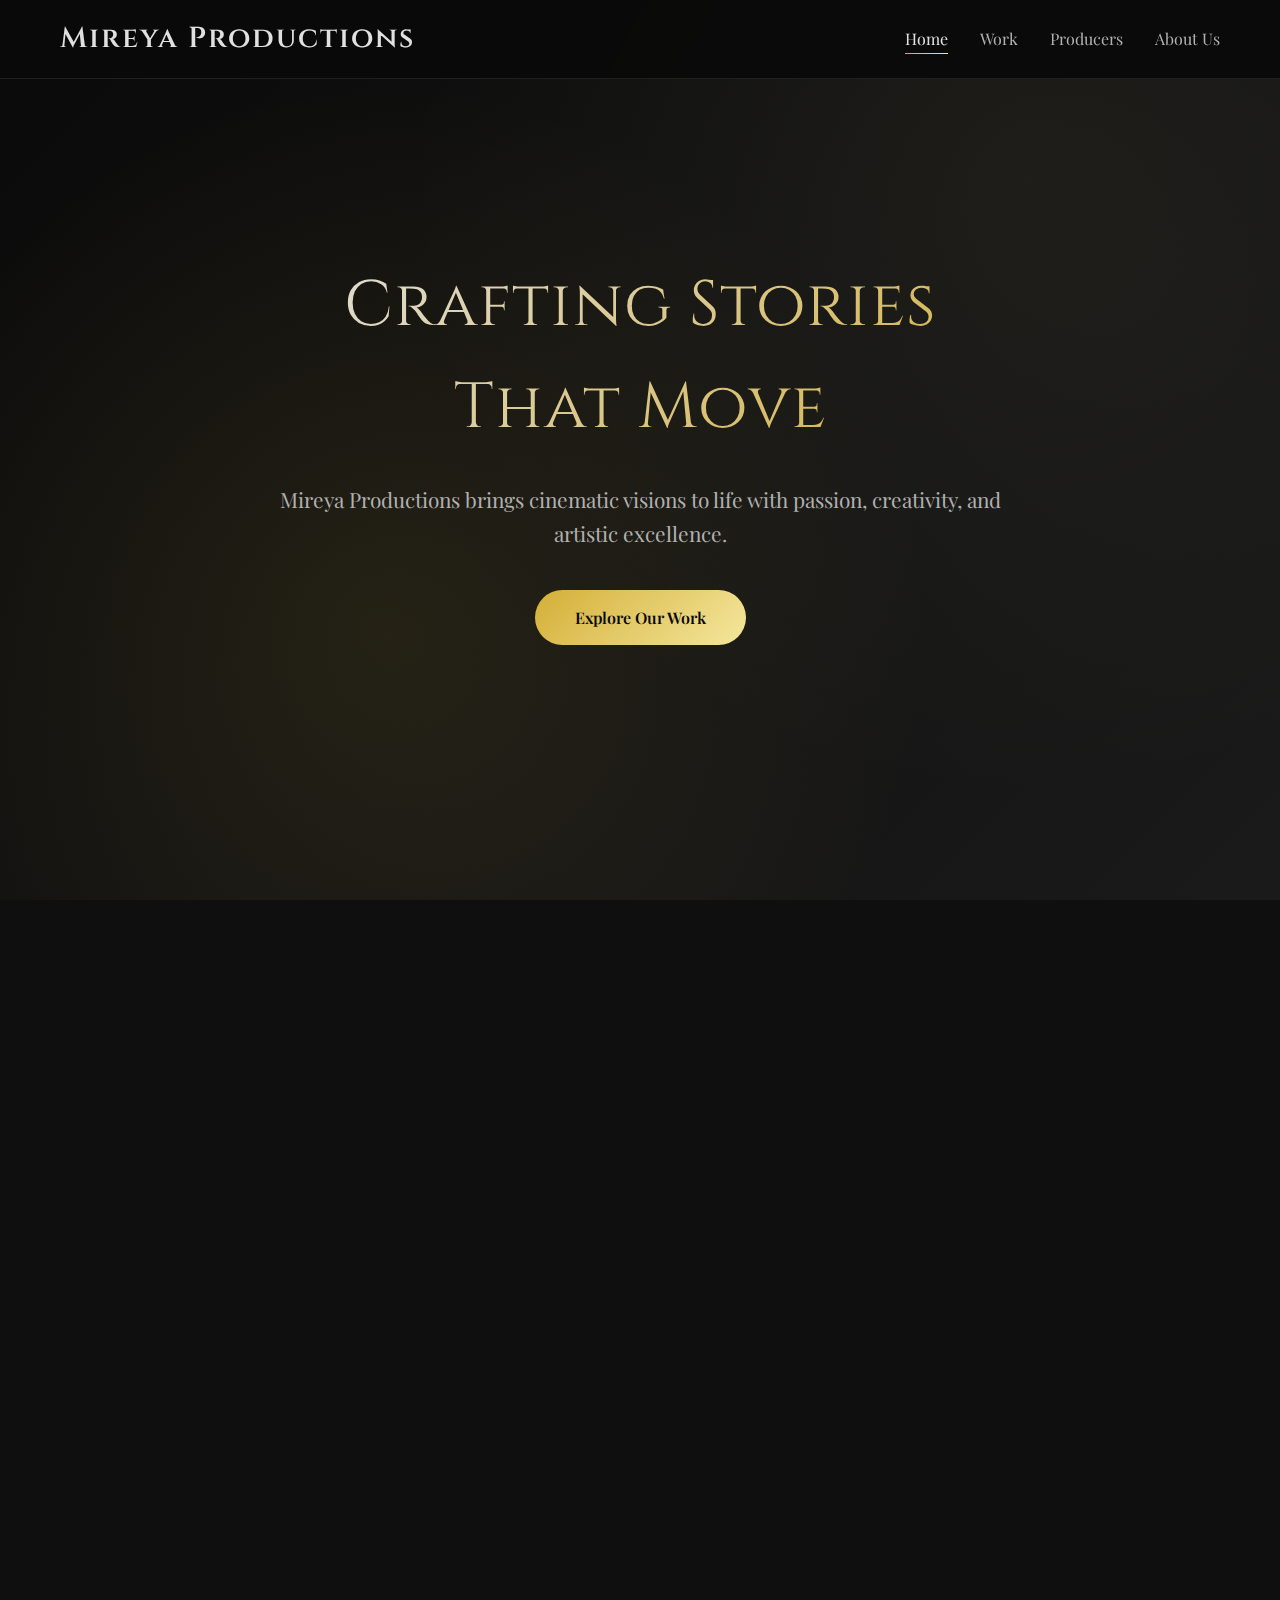
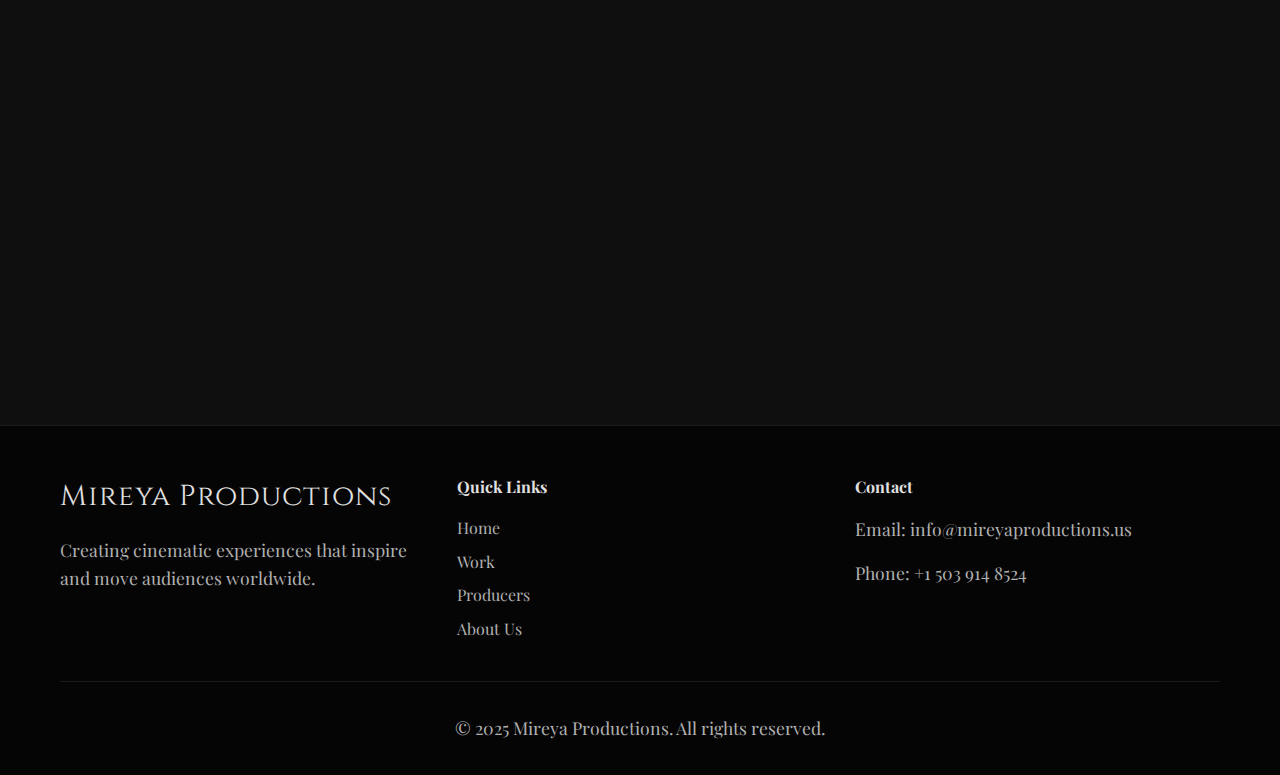
<file: index.html>
<!DOCTYPE html>
<html lang="en">
<head>
    <meta charset="UTF-8">
    <meta name="viewport" content="width=device-width, initial-scale=1.0">
    <title>Mireya Productions</title>
    <link rel="stylesheet" href="css/styles.css">
    <link href="https://fonts.googleapis.com/css2?family=Playfair+Display:wght@300;400;700&family=Cinzel:wght@300;400;600&display=swap" rel="stylesheet">
</head>
<body>
    <nav class="navbar">
        <div class="nav-container">
            <a href="index.html" class="nav-logo">Mireya Productions</a>
            <ul class="nav-menu">
                <li class="nav-item">
                    <a href="index.html" class="nav-link active">Home</a>
                </li>
                <li class="nav-item">
                    <a href="work.html" class="nav-link">Work</a>
                </li>
                <li class="nav-item">
                    <a href="producers.html" class="nav-link">Producers</a>
                </li>
                <li class="nav-item">
                    <a href="about.html" class="nav-link">About Us</a>
                </li>
            </ul>
            <div class="nav-toggle">
                <span class="bar"></span>
                <span class="bar"></span>
                <span class="bar"></span>
            </div>
        </div>
    </nav>

    <main>
        <section class="hero">
            <div class="hero-content">
                <h1 class="hero-title">Crafting Stories That Move</h1>
                <p class="hero-subtitle">Mireya Productions brings cinematic visions to life with passion, creativity, and artistic excellence.</p>
                <a href="work.html" class="cta-button">Explore Our Work</a>
            </div>
            <div class="hero-background"></div>
        </section>

        <section class="featured-work">
            <div class="container">
                <h2 class="section-title">Featured Productions</h2>
                <div class="work-grid">
                    <div class="work-item">
                        <div class="work-image"></div>
                        <h3>Project Alpha</h3>
                        <p>Upcoming feature film project exploring contemporary themes with artistic vision.</p>
                    </div>
                    <div class="work-item">
                        <div class="work-image"></div>
                        <h3>Documentary Beta</h3>
                        <p>In-development documentary celebrating diverse voices and untold stories.</p>
                    </div>
                    <div class="work-item">
                        <div class="work-image"></div>
                        <h3>Short Film Gamma</h3>
                        <p>Upcoming short film showcasing innovative storytelling techniques.</p>
                    </div>
                </div>
            </div>
        </section>

        <section class="about-preview">
            <div class="container">
                <div class="about-content">
                    <h2 class="section-title">Our Vision</h2>
                    <p>At Mireya Productions, we believe in the transformative power of cinema. Every frame we capture, every story we tell, is crafted with meticulous attention to detail and an unwavering commitment to artistic integrity.</p>
                    <a href="about.html" class="learn-more">Learn More About Us</a>
                </div>
            </div>
        </section>
    </main>

    <footer class="footer">
        <div class="container">
            <div class="footer-content">
                <div class="footer-section">
                    <h3>Mireya Productions</h3>
                    <p>Creating cinematic experiences that inspire and move audiences worldwide.</p>
                </div>
                <div class="footer-section">
                    <h4>Quick Links</h4>
                    <ul>
                        <li><a href="index.html">Home</a></li>
                        <li><a href="work.html">Work</a></li>
                        <li><a href="producers.html">Producers</a></li>
                        <li><a href="about.html">About Us</a></li>
                    </ul>
                </div>
                <div class="footer-section">
                    <h4>Contact</h4>
                    <p>Email: info@mireyaproductions.us</p>
                    <p>Phone: +1 503 914 8524</p>
                </div>
            </div>
            <div class="footer-bottom">
                <p>&copy; 2025 Mireya Productions. All rights reserved.</p>
            </div>
        </div>
    </footer>

    <script src="js/script.js"></script>
</body>
</html>
</file>
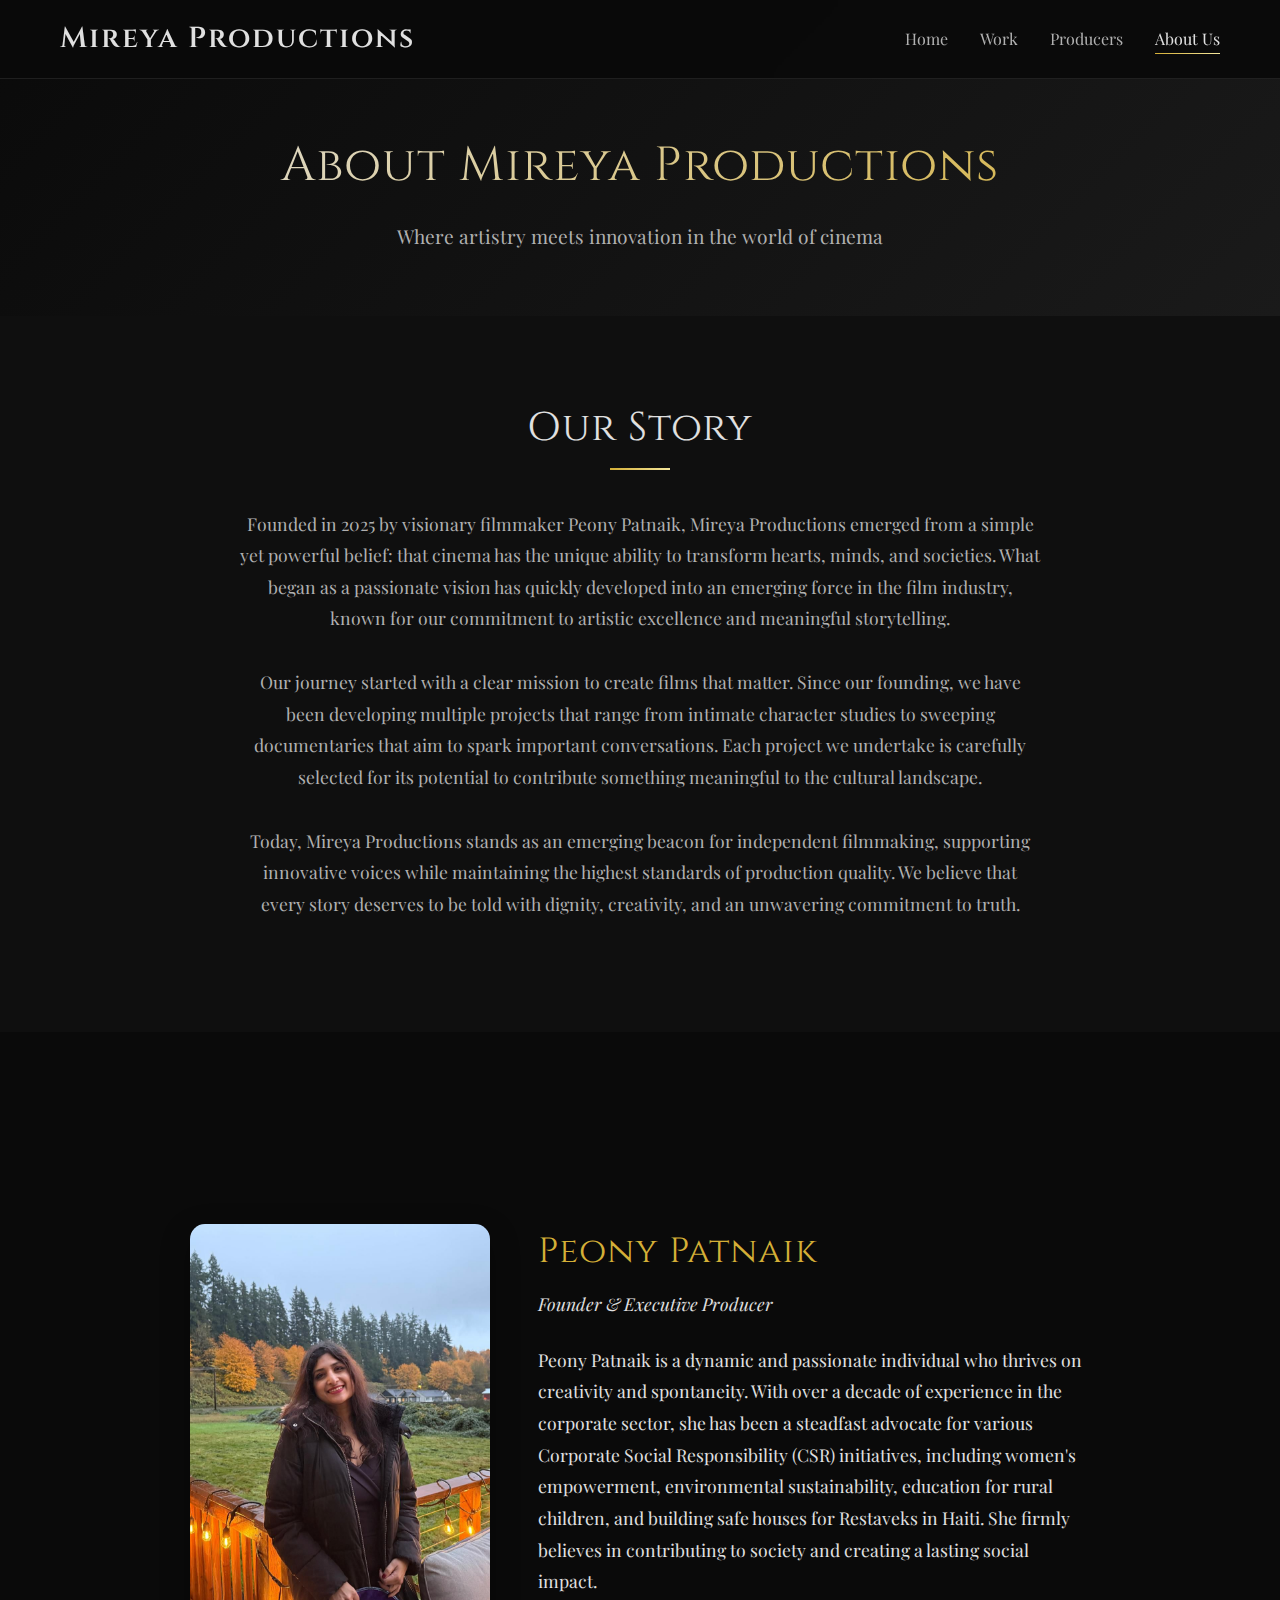
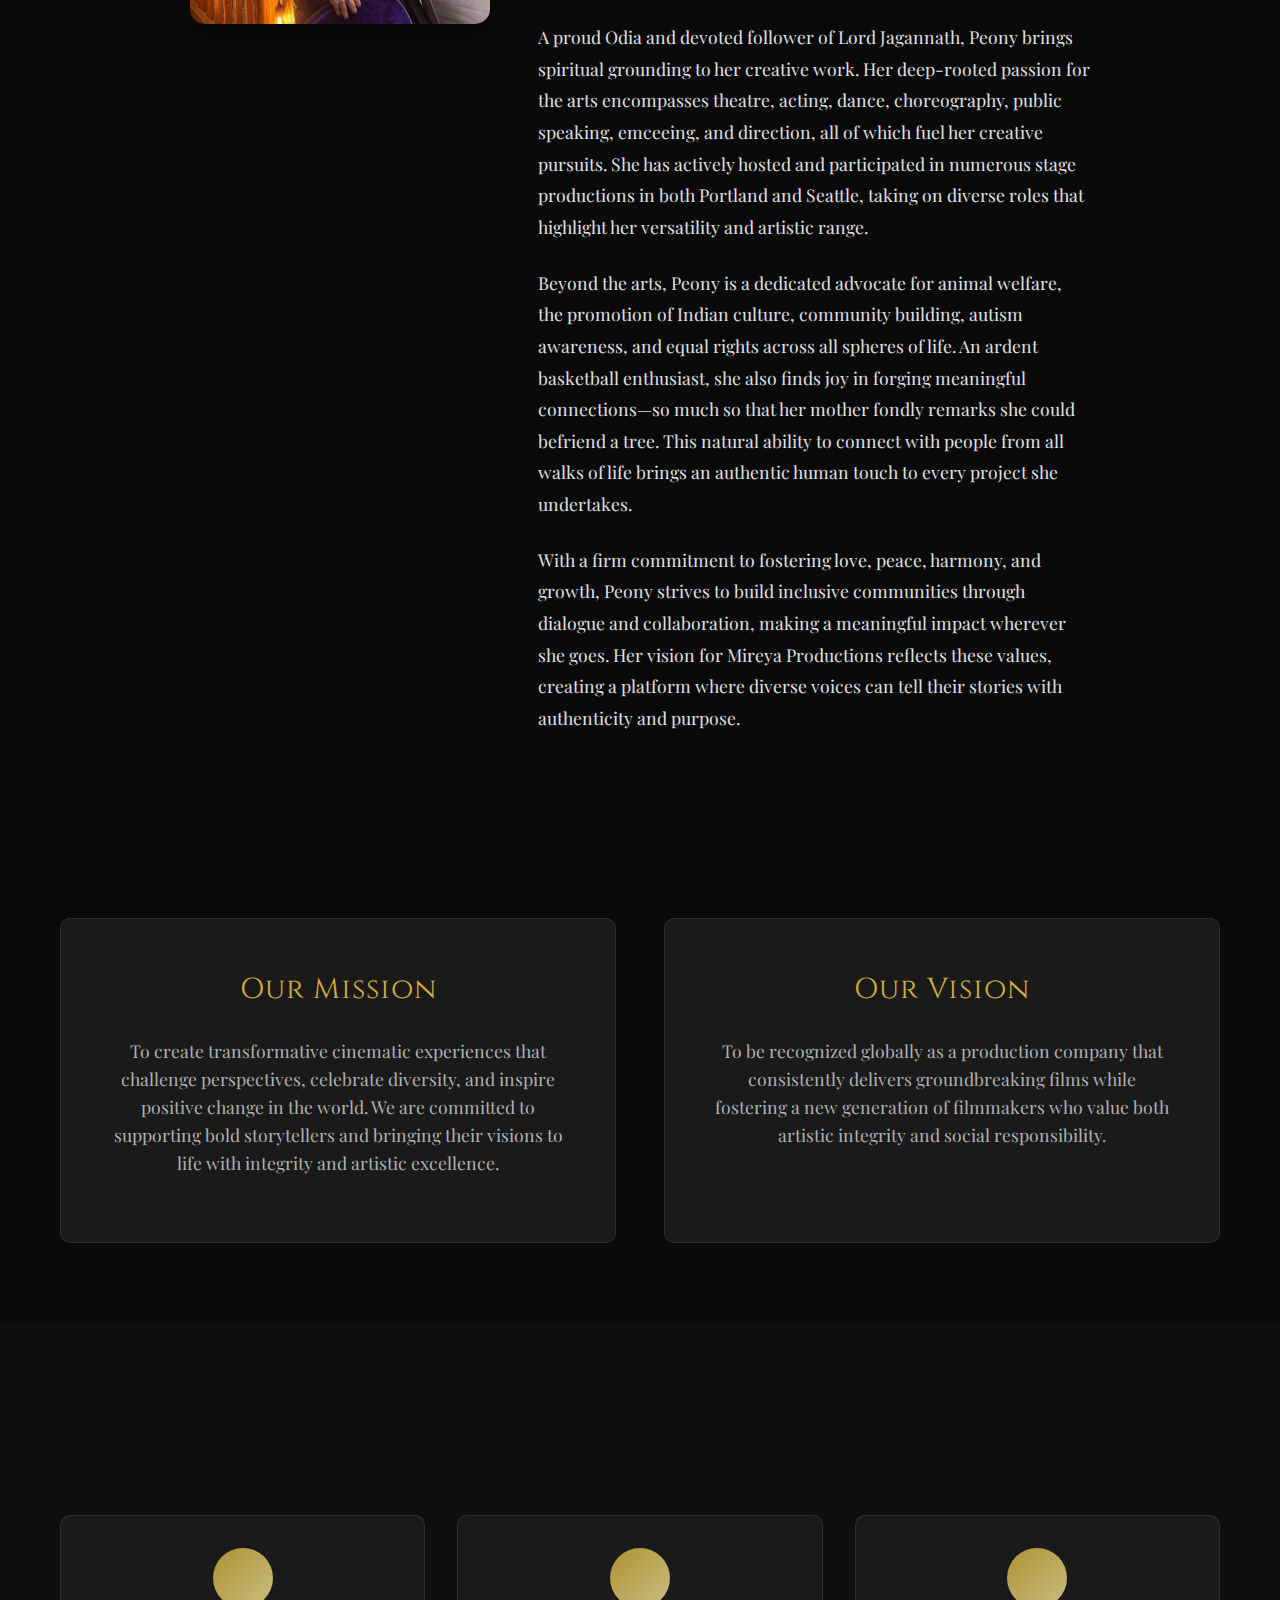
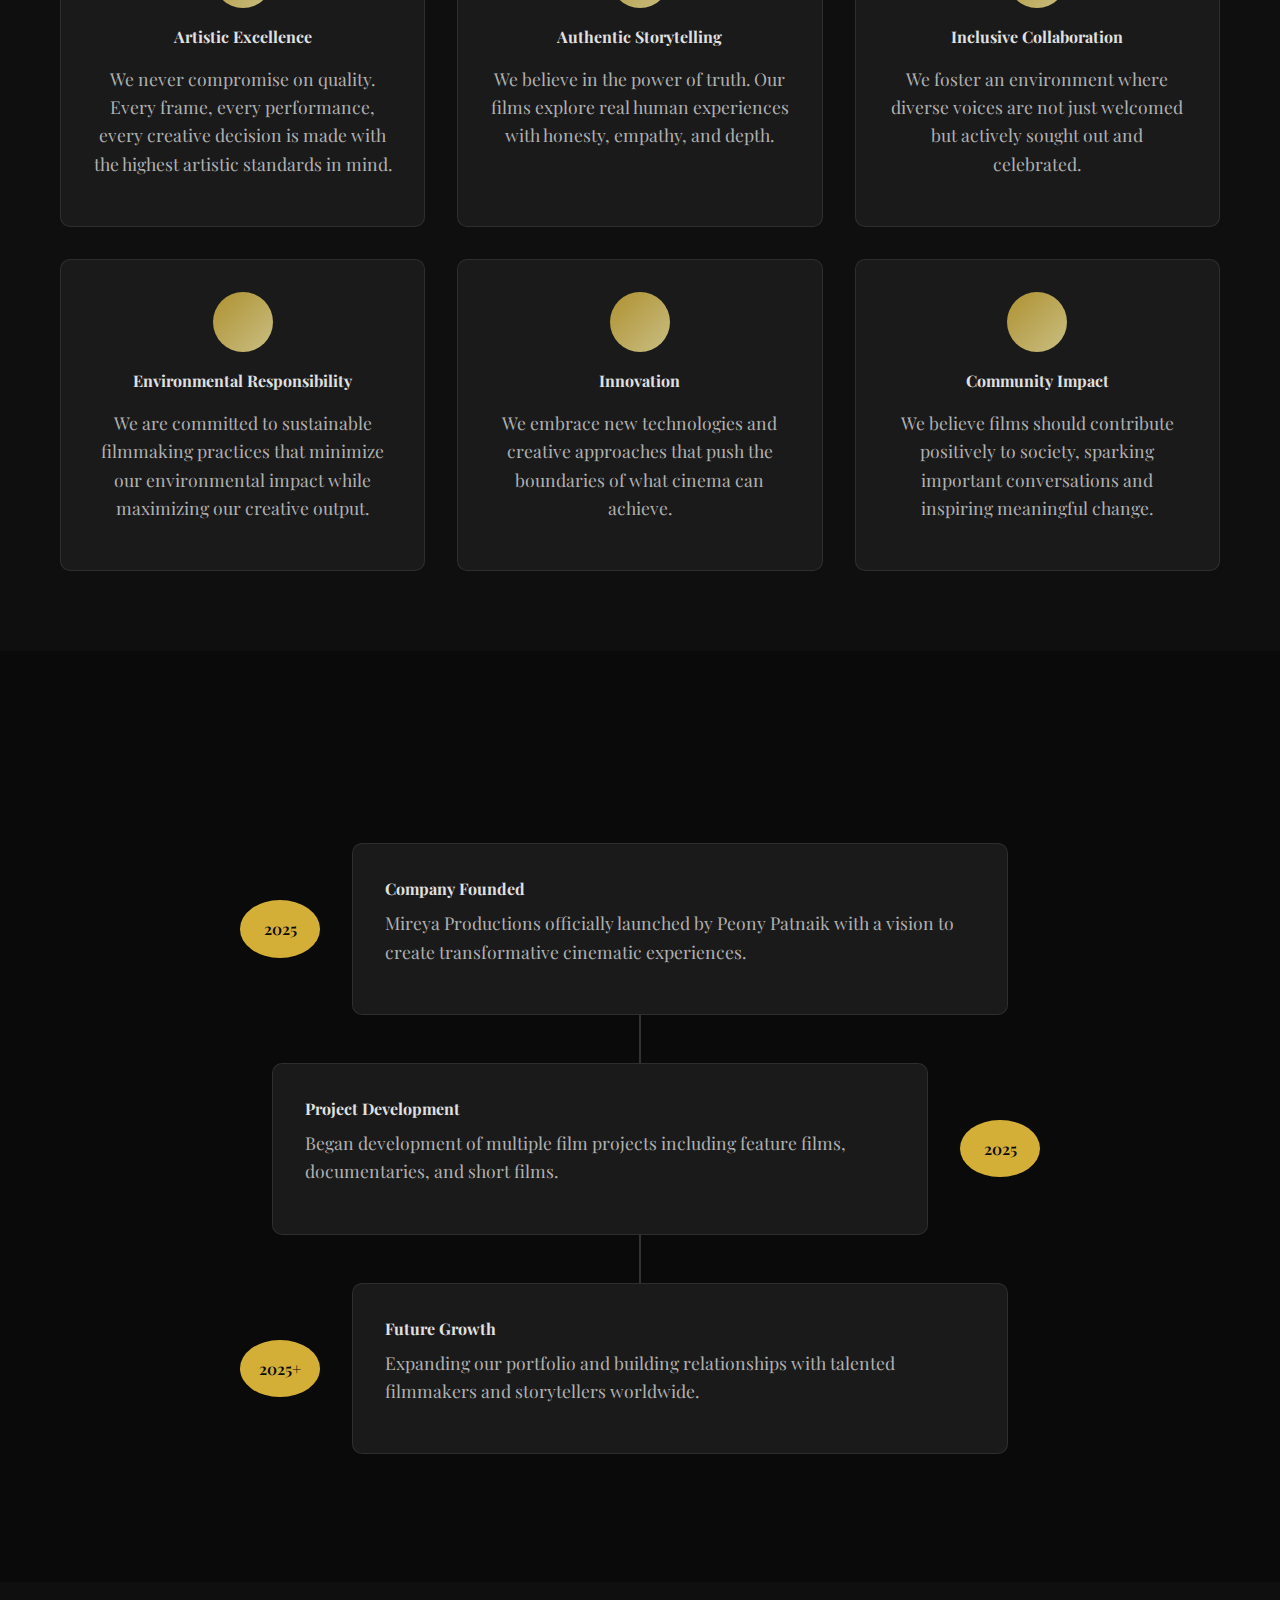
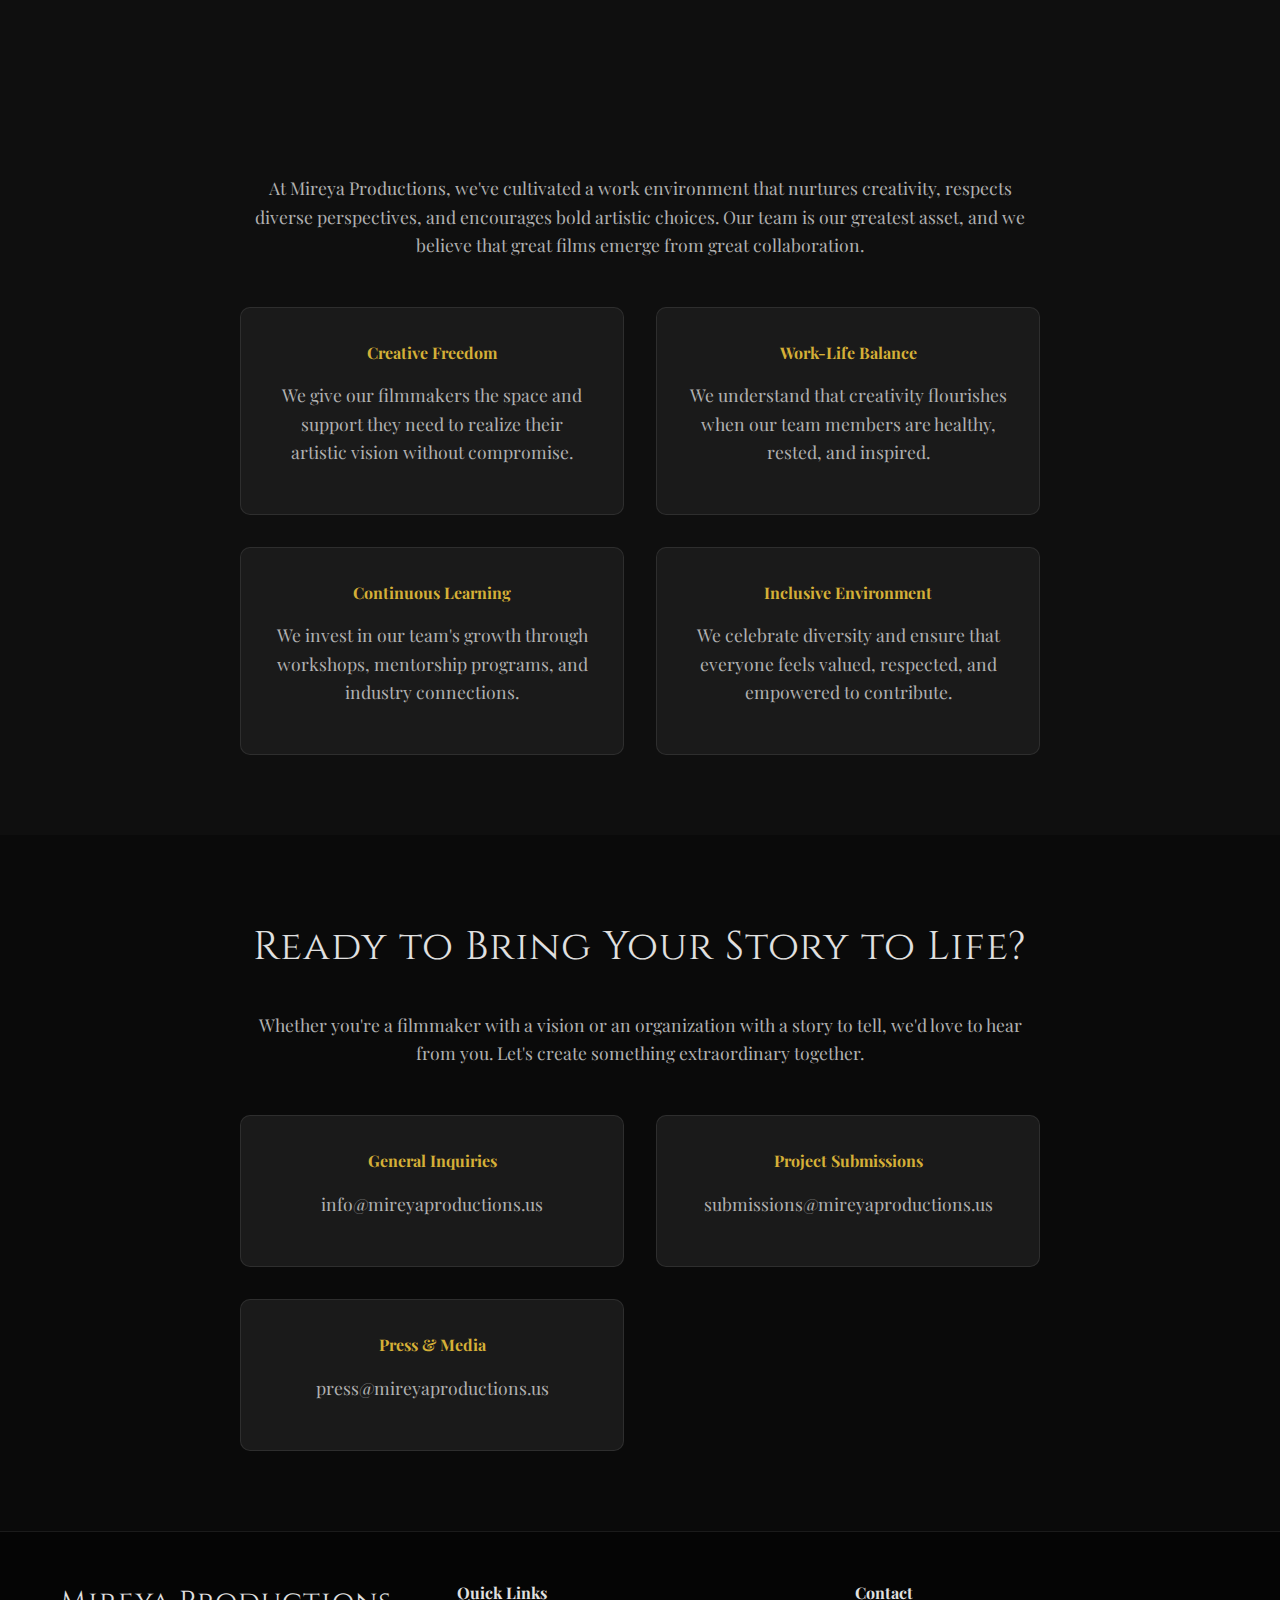
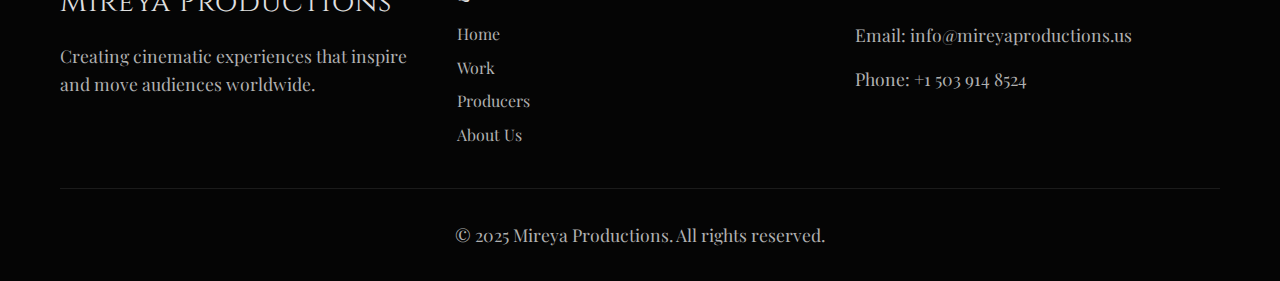
<file: about.html>
<!DOCTYPE html>
<html lang="en">
<head>
    <meta charset="UTF-8">
    <meta name="viewport" content="width=device-width, initial-scale=1.0">
    <title>About Us - Mireya Productions</title>
    <link rel="stylesheet" href="css/styles.css">
    <link href="https://fonts.googleapis.com/css2?family=Playfair+Display:wght@300;400;700&family=Cinzel:wght@300;400;600&display=swap" rel="stylesheet">
</head>
<body>
    <nav class="navbar">
        <div class="nav-container">
            <a href="index.html" class="nav-logo">Mireya Productions</a>
            <ul class="nav-menu">
                <li class="nav-item">
                    <a href="index.html" class="nav-link">Home</a>
                </li>
                <li class="nav-item">
                    <a href="work.html" class="nav-link">Work</a>
                </li>
                <li class="nav-item">
                    <a href="producers.html" class="nav-link">Producers</a>
                </li>
                <li class="nav-item">
                    <a href="about.html" class="nav-link active">About Us</a>
                </li>
            </ul>
            <div class="nav-toggle">
                <span class="bar"></span>
                <span class="bar"></span>
                <span class="bar"></span>
            </div>
        </div>
    </nav>

    <main>
        <section class="page-header">
            <div class="container">
                <h1 class="page-title">About Mireya Productions</h1>
                <p class="page-subtitle">Where artistry meets innovation in the world of cinema</p>
            </div>
        </section>

        <section class="company-story">
            <div class="container">
                <div class="story-content">
                    <h2 class="section-title">Our Story</h2>
                    <p class="story-text">Founded in 2025 by visionary filmmaker Peony Patnaik, Mireya Productions emerged from a simple yet powerful belief: that cinema has the unique ability to transform hearts, minds, and societies. What began as a passionate vision has quickly developed into an emerging force in the film industry, known for our commitment to artistic excellence and meaningful storytelling.</p>
                    
                    <p class="story-text">Our journey started with a clear mission to create films that matter. Since our founding, we have been developing multiple projects that range from intimate character studies to sweeping documentaries that aim to spark important conversations. Each project we undertake is carefully selected for its potential to contribute something meaningful to the cultural landscape.</p>
                    
                    <p class="story-text">Today, Mireya Productions stands as an emerging beacon for independent filmmaking, supporting innovative voices while maintaining the highest standards of production quality. We believe that every story deserves to be told with dignity, creativity, and an unwavering commitment to truth.</p>
                </div>
            </div>
        </section>

        <section class="founder-profile">
            <div class="container">
                <h2 class="section-title">About Our Founder</h2>
                <div class="founder-content">
                    <div class="founder-image">
                        <img src="images/peony-patnaik.jpg" alt="Peony Patnaik - Founder & Executive Producer" class="founder-photo">
                    </div>
                    <div class="founder-bio">
                        <h3>Peony Patnaik</h3>
                        <p class="founder-subtitle">Founder & Executive Producer</p>
                        
                        <p>Peony Patnaik is a dynamic and passionate individual who thrives on creativity and spontaneity. With over a decade of experience in the corporate sector, she has been a steadfast advocate for various Corporate Social Responsibility (CSR) initiatives, including women's empowerment, environmental sustainability, education for rural children, and building safe houses for Restaveks in Haiti. She firmly believes in contributing to society and creating a lasting social impact.</p>
                        
                        <p>A proud Odia and devoted follower of Lord Jagannath, Peony brings spiritual grounding to her creative work. Her deep-rooted passion for the arts encompasses theatre, acting, dance, choreography, public speaking, emceeing, and direction, all of which fuel her creative pursuits. She has actively hosted and participated in numerous stage productions in both Portland and Seattle, taking on diverse roles that highlight her versatility and artistic range.</p>
                        
                        <p>Beyond the arts, Peony is a dedicated advocate for animal welfare, the promotion of Indian culture, community building, autism awareness, and equal rights across all spheres of life. An ardent basketball enthusiast, she also finds joy in forging meaningful connections—so much so that her mother fondly remarks she could befriend a tree. This natural ability to connect with people from all walks of life brings an authentic human touch to every project she undertakes.</p>
                        
                        <p>With a firm commitment to fostering love, peace, harmony, and growth, Peony strives to build inclusive communities through dialogue and collaboration, making a meaningful impact wherever she goes. Her vision for Mireya Productions reflects these values, creating a platform where diverse voices can tell their stories with authenticity and purpose.</p>
                    </div>
                </div>
            </div>
        </section>

        <section class="mission-vision">
            <div class="container">
                <div class="mission-vision-grid">
                    <div class="mission-card">
                        <h3>Our Mission</h3>
                        <p>To create transformative cinematic experiences that challenge perspectives, celebrate diversity, and inspire positive change in the world. We are committed to supporting bold storytellers and bringing their visions to life with integrity and artistic excellence.</p>
                    </div>
                    <div class="vision-card">
                        <h3>Our Vision</h3>
                        <p>To be recognized globally as a production company that consistently delivers groundbreaking films while fostering a new generation of filmmakers who value both artistic integrity and social responsibility.</p>
                    </div>
                </div>
            </div>
        </section>

        <section class="company-values">
            <div class="container">
                <h2 class="section-title">Our Values</h2>
                <div class="values-grid">
                    <div class="value-item">
                        <div class="value-icon"></div>
                        <h4>Artistic Excellence</h4>
                        <p>We never compromise on quality. Every frame, every performance, every creative decision is made with the highest artistic standards in mind.</p>
                    </div>
                    <div class="value-item">
                        <div class="value-icon"></div>
                        <h4>Authentic Storytelling</h4>
                        <p>We believe in the power of truth. Our films explore real human experiences with honesty, empathy, and depth.</p>
                    </div>
                    <div class="value-item">
                        <div class="value-icon"></div>
                        <h4>Inclusive Collaboration</h4>
                        <p>We foster an environment where diverse voices are not just welcomed but actively sought out and celebrated.</p>
                    </div>
                    <div class="value-item">
                        <div class="value-icon"></div>
                        <h4>Environmental Responsibility</h4>
                        <p>We are committed to sustainable filmmaking practices that minimize our environmental impact while maximizing our creative output.</p>
                    </div>
                    <div class="value-item">
                        <div class="value-icon"></div>
                        <h4>Innovation</h4>
                        <p>We embrace new technologies and creative approaches that push the boundaries of what cinema can achieve.</p>
                    </div>
                    <div class="value-item">
                        <div class="value-icon"></div>
                        <h4>Community Impact</h4>
                        <p>We believe films should contribute positively to society, sparking important conversations and inspiring meaningful change.</p>
                    </div>
                </div>
            </div>
        </section>

        <section class="company-milestones">
            <div class="container">
                <h2 class="section-title">Our Journey</h2>
                <div class="timeline">
                    <div class="timeline-item">
                        <div class="timeline-year">2025</div>
                        <div class="timeline-content">
                            <h4>Company Founded</h4>
                            <p>Mireya Productions officially launched by Peony Patnaik with a vision to create transformative cinematic experiences.</p>
                        </div>
                    </div>
                    <div class="timeline-item">
                        <div class="timeline-year">2025</div>
                        <div class="timeline-content">
                            <h4>Project Development</h4>
                            <p>Began development of multiple film projects including feature films, documentaries, and short films.</p>
                        </div>
                    </div>
                    <div class="timeline-item">
                        <div class="timeline-year">2025+</div>
                        <div class="timeline-content">
                            <h4>Future Growth</h4>
                            <p>Expanding our portfolio and building relationships with talented filmmakers and storytellers worldwide.</p>
                        </div>
                    </div>
                </div>
            </div>
        </section>

        <section class="team-culture">
            <div class="container">
                <h2 class="section-title">Our Culture</h2>
                <div class="culture-content">
                    <p>At Mireya Productions, we've cultivated a work environment that nurtures creativity, respects diverse perspectives, and encourages bold artistic choices. Our team is our greatest asset, and we believe that great films emerge from great collaboration.</p>
                    
                    <div class="culture-highlights">
                        <div class="culture-item">
                            <h4>Creative Freedom</h4>
                            <p>We give our filmmakers the space and support they need to realize their artistic vision without compromise.</p>
                        </div>
                        <div class="culture-item">
                            <h4>Work-Life Balance</h4>
                            <p>We understand that creativity flourishes when our team members are healthy, rested, and inspired.</p>
                        </div>
                        <div class="culture-item">
                            <h4>Continuous Learning</h4>
                            <p>We invest in our team's growth through workshops, mentorship programs, and industry connections.</p>
                        </div>
                        <div class="culture-item">
                            <h4>Inclusive Environment</h4>
                            <p>We celebrate diversity and ensure that everyone feels valued, respected, and empowered to contribute.</p>
                        </div>
                    </div>
                </div>
            </div>
        </section>

        <section class="contact-cta">
            <div class="container">
                <div class="cta-content">
                    <h2>Ready to Bring Your Story to Life?</h2>
                    <p>Whether you're a filmmaker with a vision or an organization with a story to tell, we'd love to hear from you. Let's create something extraordinary together.</p>
                    <div class="contact-info">
                        <div class="contact-item">
                            <h4>General Inquiries</h4>
                            <p>info@mireyaproductions.us</p>
                        </div>
                        <div class="contact-item">
                            <h4>Project Submissions</h4>
                            <p>submissions@mireyaproductions.us</p>
                        </div>
                        <div class="contact-item">
                            <h4>Press & Media</h4>
                            <p>press@mireyaproductions.us</p>
                        </div>
                    </div>
                </div>
            </div>
        </section>
    </main>

    <footer class="footer">
        <div class="container">
            <div class="footer-content">
                <div class="footer-section">
                    <h3>Mireya Productions</h3>
                    <p>Creating cinematic experiences that inspire and move audiences worldwide.</p>
                </div>
                <div class="footer-section">
                    <h4>Quick Links</h4>
                    <ul>
                        <li><a href="index.html">Home</a></li>
                        <li><a href="work.html">Work</a></li>
                        <li><a href="producers.html">Producers</a></li>
                        <li><a href="about.html">About Us</a></li>
                    </ul>
                </div>
                <div class="footer-section">
                    <h4>Contact</h4>
                    <p>Email: info@mireyaproductions.us</p>
                    <p>Phone: +1 503 914 8524</p>
                </div>
            </div>
            <div class="footer-bottom">
                <p>&copy; 2025 Mireya Productions. All rights reserved.</p>
            </div>
        </div>
    </footer>

    <script src="js/script.js"></script>
</body>
</html>
</file>
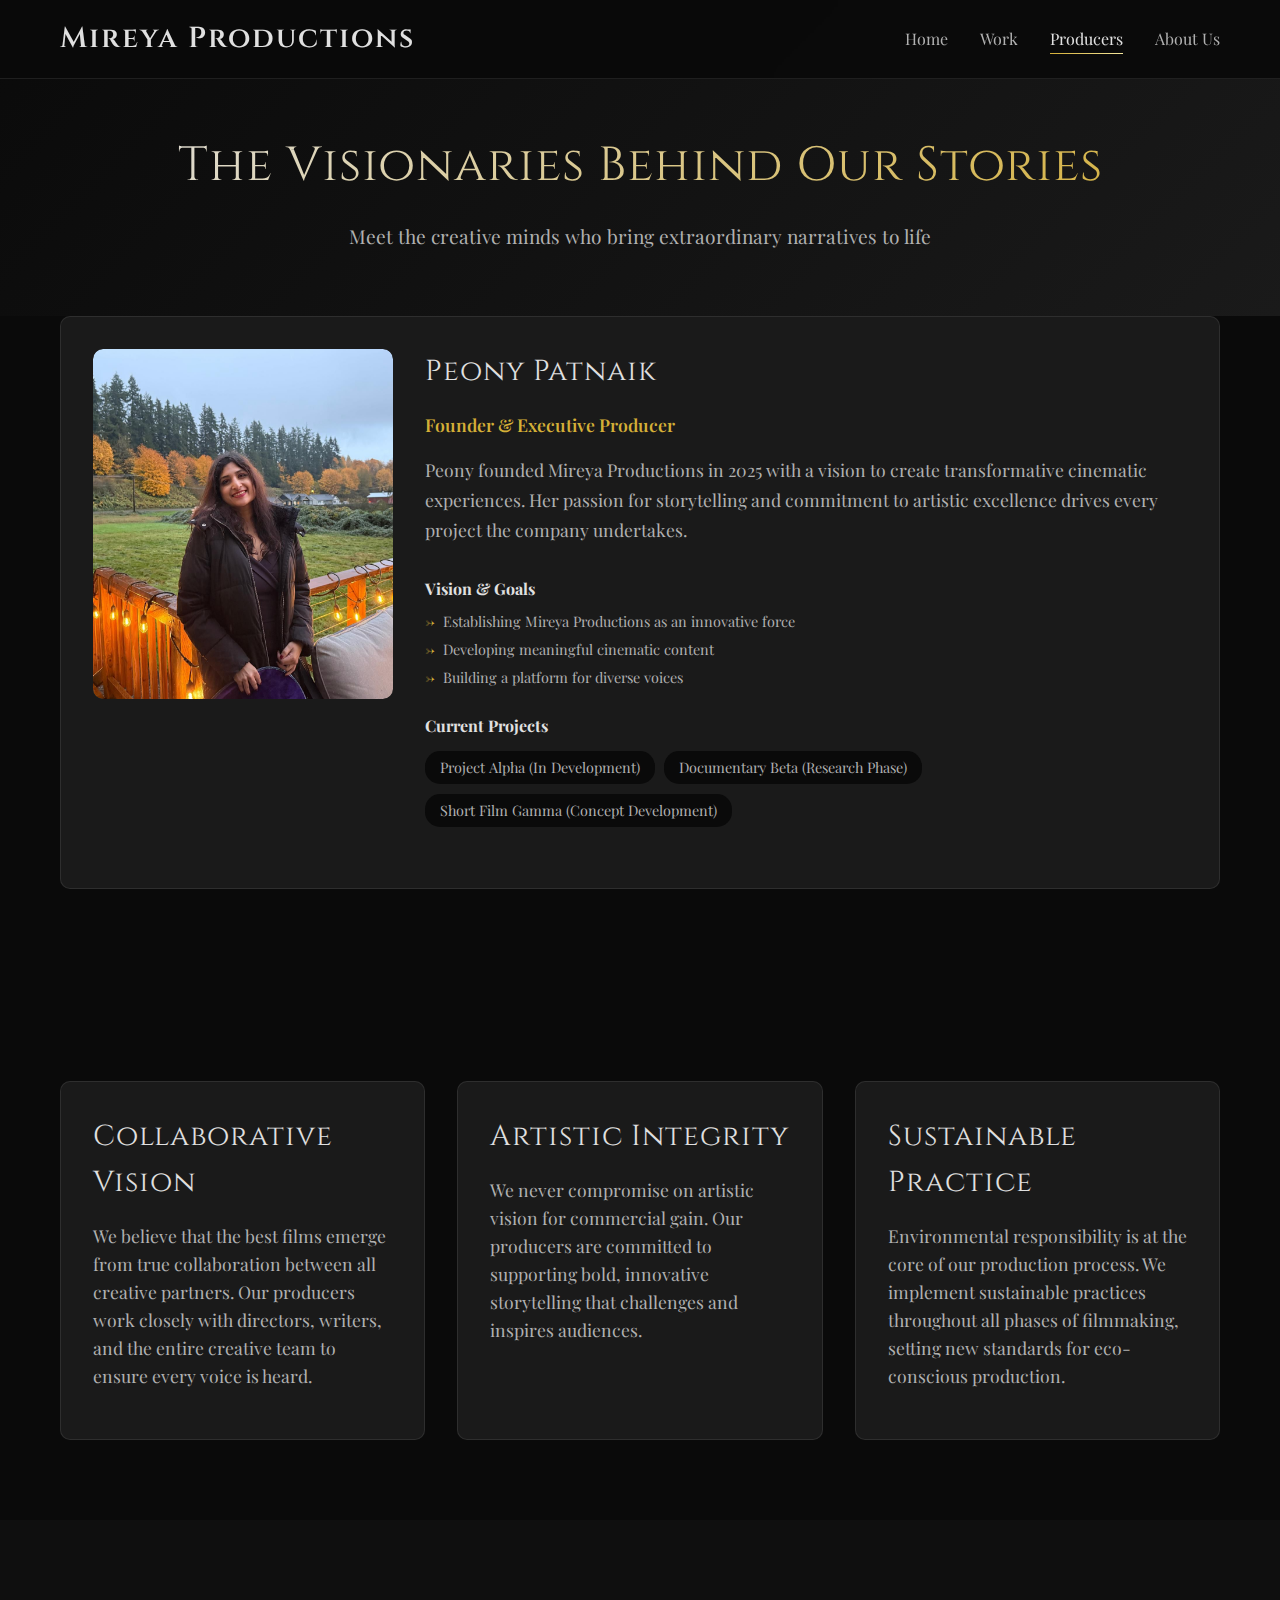
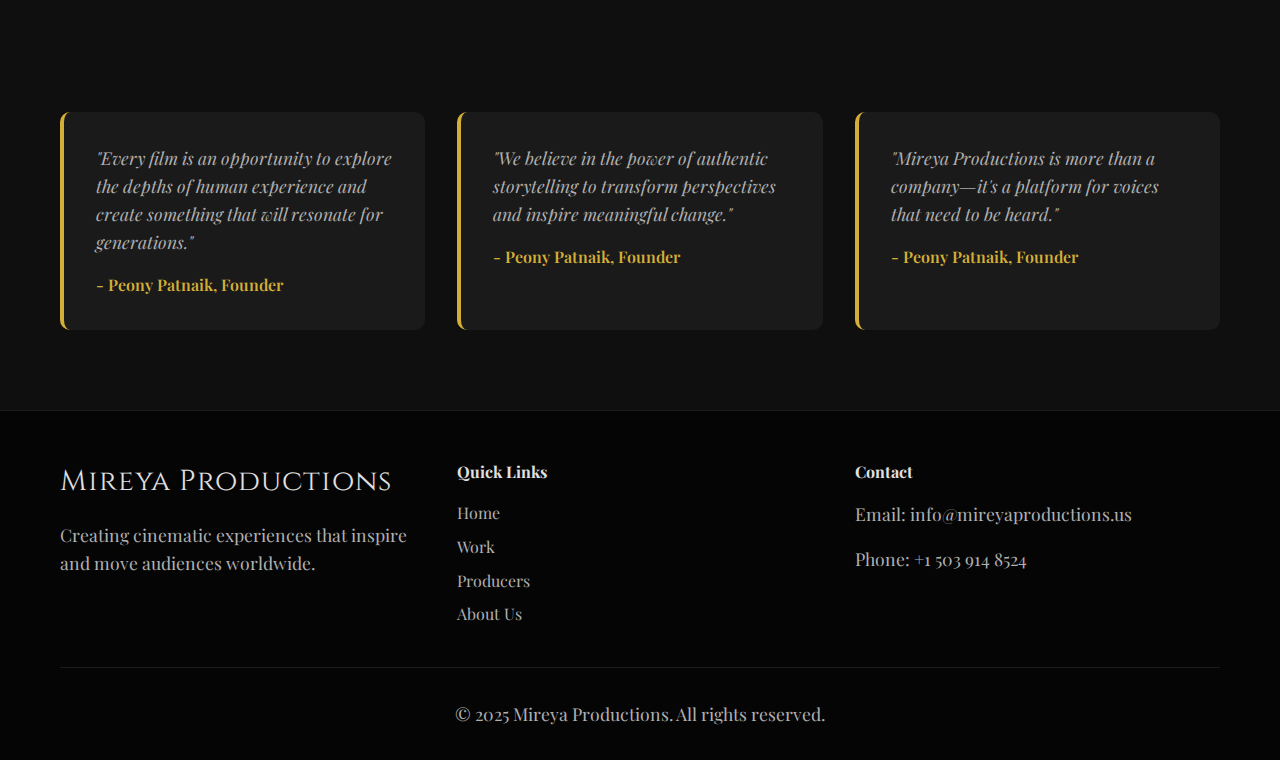
<file: producers.html>
<!DOCTYPE html>
<html lang="en">
<head>
    <meta charset="UTF-8">
    <meta name="viewport" content="width=device-width, initial-scale=1.0">
    <title>Our Producers - Mireya Productions</title>
    <link rel="stylesheet" href="css/styles.css">
    <link href="https://fonts.googleapis.com/css2?family=Playfair+Display:wght@300;400;700&family=Cinzel:wght@300;400;600&display=swap" rel="stylesheet">
</head>
<body>
    <nav class="navbar">
        <div class="nav-container">
            <a href="index.html" class="nav-logo">Mireya Productions</a>
            <ul class="nav-menu">
                <li class="nav-item">
                    <a href="index.html" class="nav-link">Home</a>
                </li>
                <li class="nav-item">
                    <a href="work.html" class="nav-link">Work</a>
                </li>
                <li class="nav-item">
                    <a href="producers.html" class="nav-link active">Producers</a>
                </li>
                <li class="nav-item">
                    <a href="about.html" class="nav-link">About Us</a>
                </li>
            </ul>
            <div class="nav-toggle">
                <span class="bar"></span>
                <span class="bar"></span>
                <span class="bar"></span>
            </div>
        </div>
    </nav>

    <main>
        <section class="page-header">
            <div class="container">
                <h1 class="page-title">The Visionaries Behind Our Stories</h1>
                <p class="page-subtitle">Meet the creative minds who bring extraordinary narratives to life</p>
            </div>
        </section>

        <section class="producers-showcase">
            <div class="container">
                <div class="producers-grid">
                    <div class="producer-card">
                        <div class="producer-image">
                            <img src="images/peony-patnaik.jpg" alt="Peony Patnaik - Founder & Executive Producer" class="producer-photo">
                        </div>
                        <div class="producer-info">
                            <h3>Peony Patnaik</h3>
                            <p class="producer-title">Founder & Executive Producer</p>
                            <p class="producer-bio">Peony founded Mireya Productions in 2025 with a vision to create transformative cinematic experiences. Her passion for storytelling and commitment to artistic excellence drives every project the company undertakes.</p>
                            <div class="producer-achievements">
                                <h4>Vision & Goals</h4>
                                <ul>
                                    <li>Establishing Mireya Productions as an innovative force</li>
                                    <li>Developing meaningful cinematic content</li>
                                    <li>Building a platform for diverse voices</li>
                                </ul>
                            </div>
                            <div class="producer-filmography">
                                <h4>Current Projects</h4>
                                <span class="film-credit">Project Alpha (In Development)</span>
                                <span class="film-credit">Documentary Beta (Research Phase)</span>
                                <span class="film-credit">Short Film Gamma (Concept Development)</span>
                            </div>
                        </div>
                    </div>
                </div>
            </div>
        </section>

        <section class="producer-philosophy">
            <div class="container">
                <h2 class="section-title">Our Production Philosophy</h2>
                <div class="philosophy-content">
                    <div class="philosophy-item">
                        <h3>Collaborative Vision</h3>
                        <p>We believe that the best films emerge from true collaboration between all creative partners. Our producers work closely with directors, writers, and the entire creative team to ensure every voice is heard.</p>
                    </div>
                    <div class="philosophy-item">
                        <h3>Artistic Integrity</h3>
                        <p>We never compromise on artistic vision for commercial gain. Our producers are committed to supporting bold, innovative storytelling that challenges and inspires audiences.</p>
                    </div>
                    <div class="philosophy-item">
                        <h3>Sustainable Practice</h3>
                        <p>Environmental responsibility is at the core of our production process. We implement sustainable practices throughout all phases of filmmaking, setting new standards for eco-conscious production.</p>
                    </div>
                </div>
            </div>
        </section>

        <section class="producer-quotes">
            <div class="container">
                <h2 class="section-title">Words from Our Founder</h2>
                <div class="quotes-grid">
                    <blockquote class="producer-quote">
                        <p>"Every film is an opportunity to explore the depths of human experience and create something that will resonate for generations."</p>
                        <cite>- Peony Patnaik, Founder</cite>
                    </blockquote>
                    <blockquote class="producer-quote">
                        <p>"We believe in the power of authentic storytelling to transform perspectives and inspire meaningful change."</p>
                        <cite>- Peony Patnaik, Founder</cite>
                    </blockquote>
                    <blockquote class="producer-quote">
                        <p>"Mireya Productions is more than a company—it's a platform for voices that need to be heard."</p>
                        <cite>- Peony Patnaik, Founder</cite>
                    </blockquote>
                </div>
            </div>
        </section>
    </main>

    <footer class="footer">
        <div class="container">
            <div class="footer-content">
                <div class="footer-section">
                    <h3>Mireya Productions</h3>
                    <p>Creating cinematic experiences that inspire and move audiences worldwide.</p>
                </div>
                <div class="footer-section">
                    <h4>Quick Links</h4>
                    <ul>
                        <li><a href="index.html">Home</a></li>
                        <li><a href="work.html">Work</a></li>
                        <li><a href="producers.html">Producers</a></li>
                        <li><a href="about.html">About Us</a></li>
                    </ul>
                </div>
                <div class="footer-section">
                    <h4>Contact</h4>
                    <p>Email: info@mireyaproductions.us</p>
                    <p>Phone: +1 503 914 8524</p>
                </div>
            </div>
            <div class="footer-bottom">
                <p>&copy; 2025 Mireya Productions. All rights reserved.</p>
            </div>
        </div>
    </footer>

    <script src="js/script.js"></script>
</body>
</html>
</file>
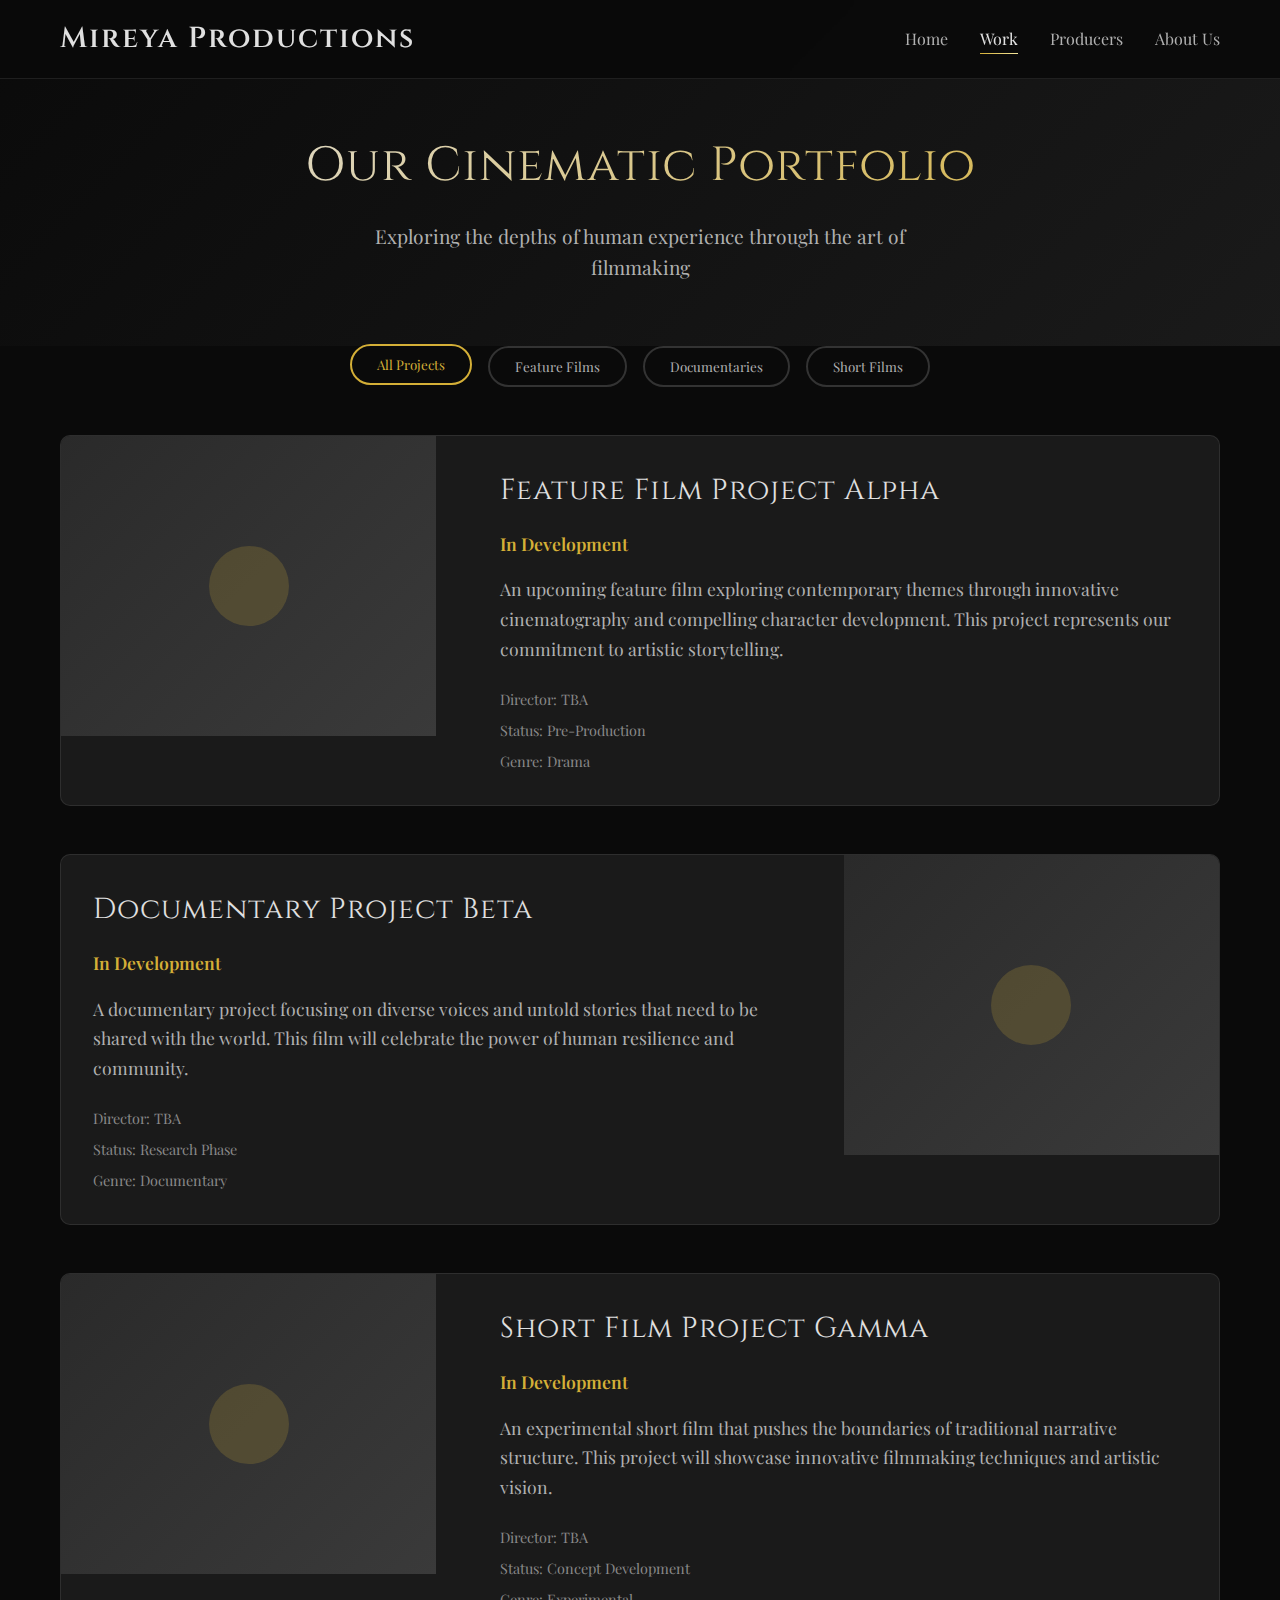
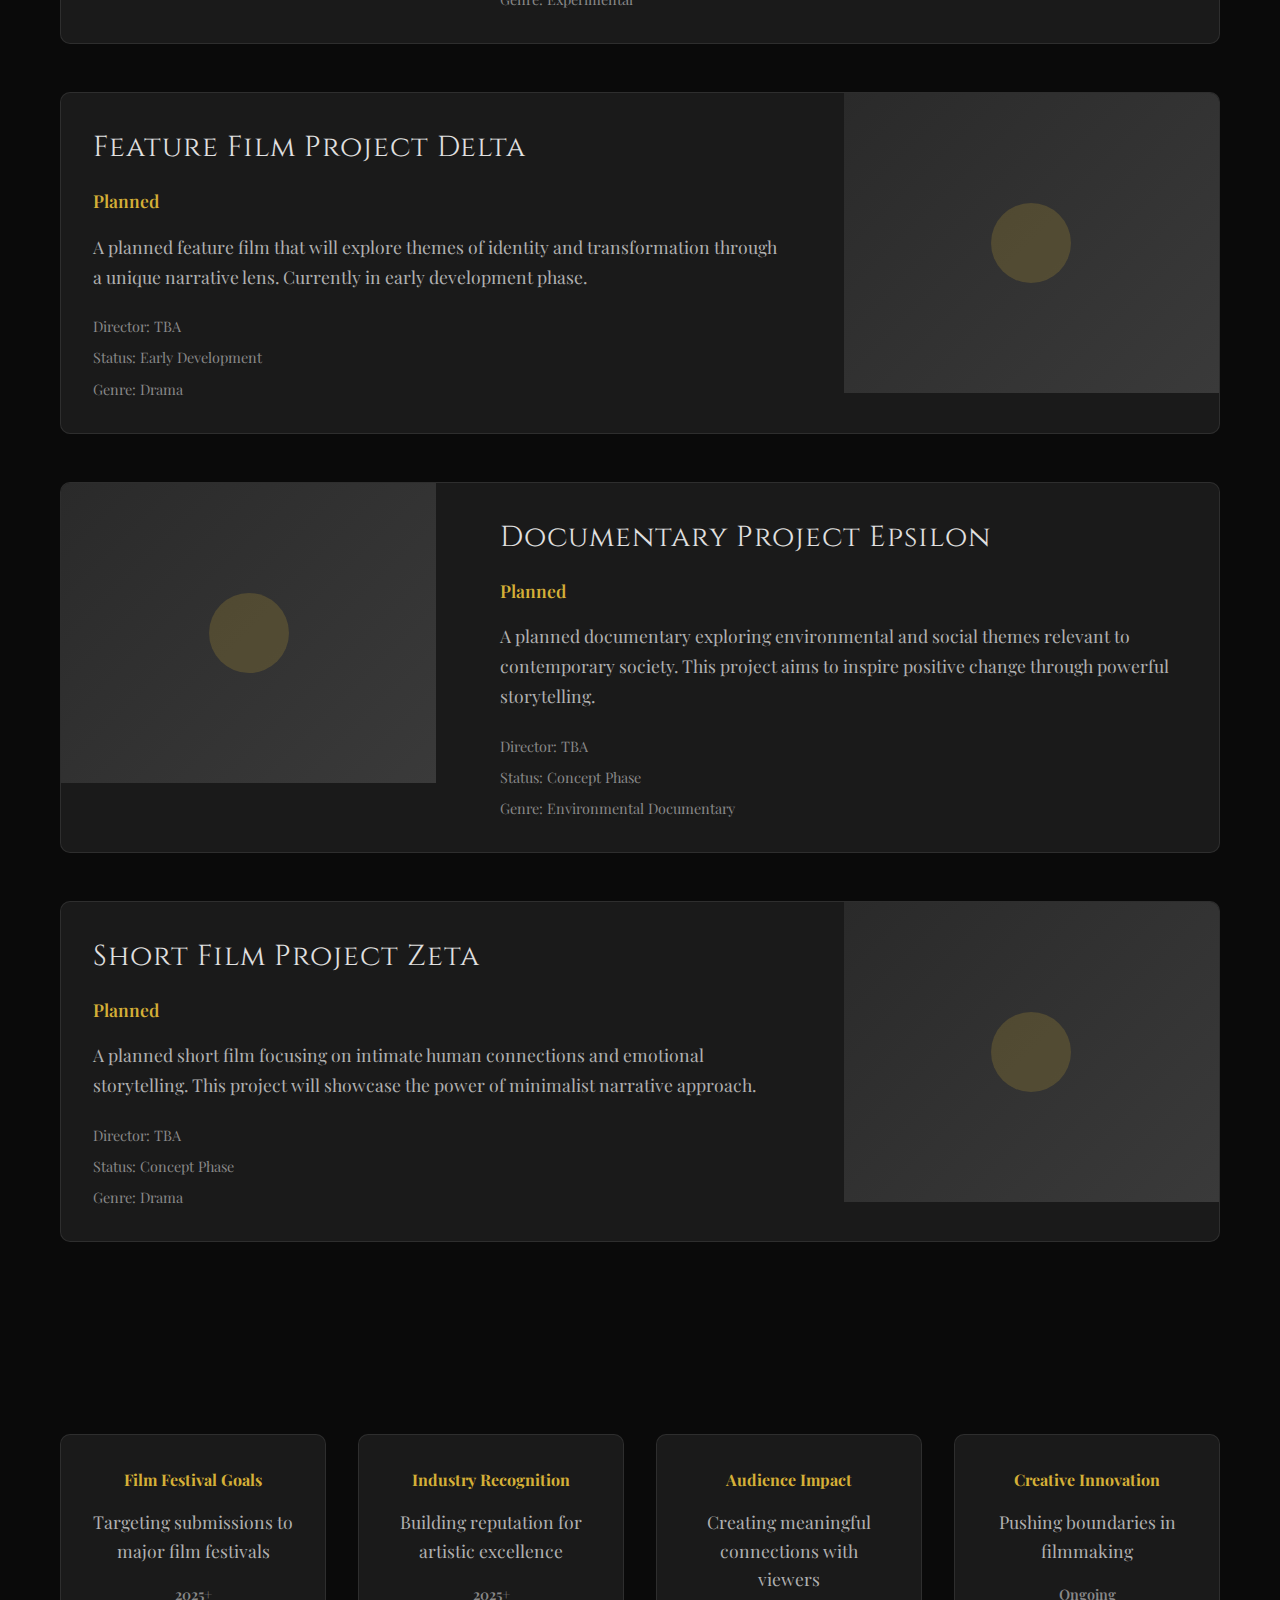
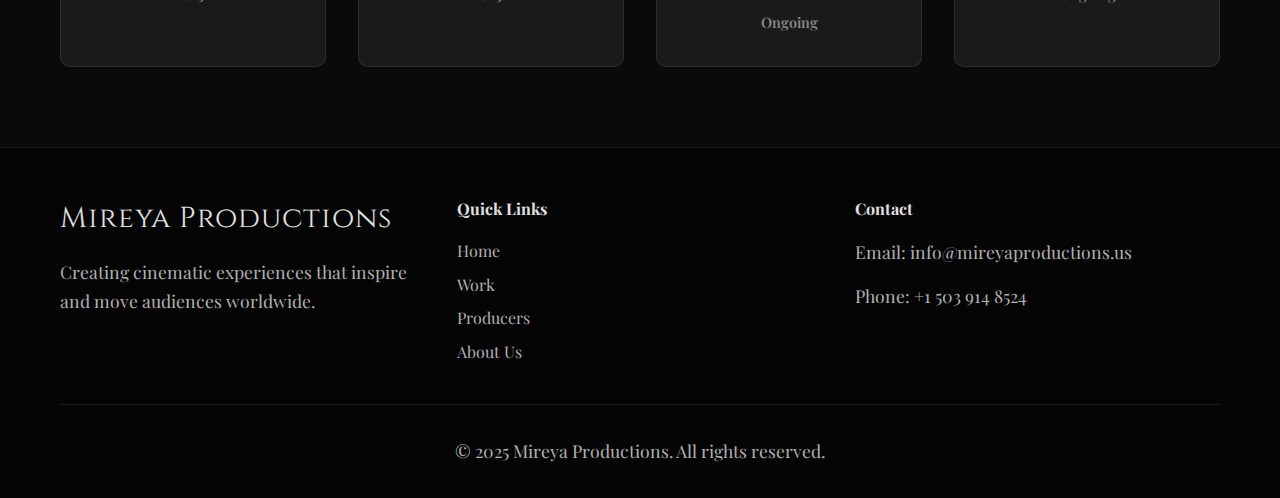
<file: work.html>
<!DOCTYPE html>
<html lang="en">
<head>
    <meta charset="UTF-8">
    <meta name="viewport" content="width=device-width, initial-scale=1.0">
    <title>Our Work - Mireya Productions</title>
    <link rel="stylesheet" href="css/styles.css">
    <link href="https://fonts.googleapis.com/css2?family=Playfair+Display:wght@300;400;700&family=Cinzel:wght@300;400;600&display=swap" rel="stylesheet">
</head>
<body>
    <nav class="navbar">
        <div class="nav-container">
            <a href="index.html" class="nav-logo">Mireya Productions</a>
            <ul class="nav-menu">
                <li class="nav-item">
                    <a href="index.html" class="nav-link">Home</a>
                </li>
                <li class="nav-item">
                    <a href="work.html" class="nav-link active">Work</a>
                </li>
                <li class="nav-item">
                    <a href="producers.html" class="nav-link">Producers</a>
                </li>
                <li class="nav-item">
                    <a href="about.html" class="nav-link">About Us</a>
                </li>
            </ul>
            <div class="nav-toggle">
                <span class="bar"></span>
                <span class="bar"></span>
                <span class="bar"></span>
            </div>
        </div>
    </nav>

    <main>
        <section class="page-header">
            <div class="container">
                <h1 class="page-title">Our Cinematic Portfolio</h1>
                <p class="page-subtitle">Exploring the depths of human experience through the art of filmmaking</p>
            </div>
        </section>

        <section class="work-showcase">
            <div class="container">
                <div class="work-categories">
                    <button class="category-btn active" data-category="all">All Projects</button>
                    <button class="category-btn" data-category="feature">Feature Films</button>
                    <button class="category-btn" data-category="documentary">Documentaries</button>
                    <button class="category-btn" data-category="short">Short Films</button>
                </div>

                <div class="work-portfolio">
                    <div class="portfolio-item" data-category="feature">
                        <div class="portfolio-image"></div>
                        <div class="portfolio-content">
                            <h3>Feature Film Project Alpha</h3>
                            <p class="portfolio-year">In Development</p>
                            <p class="portfolio-description">An upcoming feature film exploring contemporary themes through innovative cinematography and compelling character development. This project represents our commitment to artistic storytelling.</p>
                            <div class="portfolio-details">
                                <span class="detail-item">Director: TBA</span>
                                <span class="detail-item">Status: Pre-Production</span>
                                <span class="detail-item">Genre: Drama</span>
                            </div>
                        </div>
                    </div>

                    <div class="portfolio-item" data-category="documentary">
                        <div class="portfolio-image"></div>
                        <div class="portfolio-content">
                            <h3>Documentary Project Beta</h3>
                            <p class="portfolio-year">In Development</p>
                            <p class="portfolio-description">A documentary project focusing on diverse voices and untold stories that need to be shared with the world. This film will celebrate the power of human resilience and community.</p>
                            <div class="portfolio-details">
                                <span class="detail-item">Director: TBA</span>
                                <span class="detail-item">Status: Research Phase</span>
                                <span class="detail-item">Genre: Documentary</span>
                            </div>
                        </div>
                    </div>

                    <div class="portfolio-item" data-category="short">
                        <div class="portfolio-image"></div>
                        <div class="portfolio-content">
                            <h3>Short Film Project Gamma</h3>
                            <p class="portfolio-year">In Development</p>
                            <p class="portfolio-description">An experimental short film that pushes the boundaries of traditional narrative structure. This project will showcase innovative filmmaking techniques and artistic vision.</p>
                            <div class="portfolio-details">
                                <span class="detail-item">Director: TBA</span>
                                <span class="detail-item">Status: Concept Development</span>
                                <span class="detail-item">Genre: Experimental</span>
                            </div>
                        </div>
                    </div>

                    <div class="portfolio-item" data-category="feature">
                        <div class="portfolio-image"></div>
                        <div class="portfolio-content">
                            <h3>Feature Film Project Delta</h3>
                            <p class="portfolio-year">Planned</p>
                            <p class="portfolio-description">A planned feature film that will explore themes of identity and transformation through a unique narrative lens. Currently in early development phase.</p>
                            <div class="portfolio-details">
                                <span class="detail-item">Director: TBA</span>
                                <span class="detail-item">Status: Early Development</span>
                                <span class="detail-item">Genre: Drama</span>
                            </div>
                        </div>
                    </div>

                    <div class="portfolio-item" data-category="documentary">
                        <div class="portfolio-image"></div>
                        <div class="portfolio-content">
                            <h3>Documentary Project Epsilon</h3>
                            <p class="portfolio-year">Planned</p>
                            <p class="portfolio-description">A planned documentary exploring environmental and social themes relevant to contemporary society. This project aims to inspire positive change through powerful storytelling.</p>
                            <div class="portfolio-details">
                                <span class="detail-item">Director: TBA</span>
                                <span class="detail-item">Status: Concept Phase</span>
                                <span class="detail-item">Genre: Environmental Documentary</span>
                            </div>
                        </div>
                    </div>

                    <div class="portfolio-item" data-category="short">
                        <div class="portfolio-image"></div>
                        <div class="portfolio-content">
                            <h3>Short Film Project Zeta</h3>
                            <p class="portfolio-year">Planned</p>
                            <p class="portfolio-description">A planned short film focusing on intimate human connections and emotional storytelling. This project will showcase the power of minimalist narrative approach.</p>
                            <div class="portfolio-details">
                                <span class="detail-item">Director: TBA</span>
                                <span class="detail-item">Status: Concept Phase</span>
                                <span class="detail-item">Genre: Drama</span>
                            </div>
                        </div>
                    </div>
                </div>
            </div>
        </section>

        <section class="awards-recognition">
            <div class="container">
                <h2 class="section-title">Future Recognition</h2>
                <div class="awards-grid">
                    <div class="award-item">
                        <h4>Film Festival Goals</h4>
                        <p>Targeting submissions to major film festivals</p>
                        <span class="award-year">2025+</span>
                    </div>
                    <div class="award-item">
                        <h4>Industry Recognition</h4>
                        <p>Building reputation for artistic excellence</p>
                        <span class="award-year">2025+</span>
                    </div>
                    <div class="award-item">
                        <h4>Audience Impact</h4>
                        <p>Creating meaningful connections with viewers</p>
                        <span class="award-year">Ongoing</span>
                    </div>
                    <div class="award-item">
                        <h4>Creative Innovation</h4>
                        <p>Pushing boundaries in filmmaking</p>
                        <span class="award-year">Ongoing</span>
                    </div>
                </div>
            </div>
        </section>
    </main>

    <footer class="footer">
        <div class="container">
            <div class="footer-content">
                <div class="footer-section">
                    <h3>Mireya Productions</h3>
                    <p>Creating cinematic experiences that inspire and move audiences worldwide.</p>
                </div>
                <div class="footer-section">
                    <h4>Quick Links</h4>
                    <ul>
                        <li><a href="index.html">Home</a></li>
                        <li><a href="work.html">Work</a></li>
                        <li><a href="producers.html">Producers</a></li>
                        <li><a href="about.html">About Us</a></li>
                    </ul>
                </div>
                <div class="footer-section">
                    <h4>Contact</h4>
                    <p>Email: info@mireyaproductions.us</p>
                    <p>Phone: +1 503 914 8524</p>
                </div>
            </div>
            <div class="footer-bottom">
                <p>&copy; 2025 Mireya Productions. All rights reserved.</p>
            </div>
        </div>
    </footer>

    <script src="js/script.js"></script>
    <script src="js/work.js"></script>
</body>
</html>
</file>
<file: css/styles.css>
/* Reset and Base Styles */
* {
    margin: 0;
    padding: 0;
    box-sizing: border-box;
}

body {
    font-family: 'Playfair Display', serif;
    background-color: #0a0a0a;
    color: #e0e0e0;
    line-height: 1.6;
    overflow-x: hidden;
}

.container {
    max-width: 1200px;
    margin: 0 auto;
    padding: 0 20px;
}

/* Typography */
h1, h2, h3 {
    font-family: 'Cinzel', serif;
    font-weight: 400;
    letter-spacing: 1px;
}

h1 {
    font-size: 3.5rem;
    font-weight: 300;
}

h2 {
    font-size: 2.5rem;
    margin-bottom: 2rem;
}

h3 {
    font-size: 1.8rem;
    margin-bottom: 1rem;
}

p {
    font-size: 1.1rem;
    margin-bottom: 1rem;
    color: #b0b0b0;
}

/* Navigation */
.navbar {
    position: fixed;
    top: 0;
    width: 100%;
    background: rgba(10, 10, 10, 0.95);
    backdrop-filter: blur(10px);
    z-index: 1000;
    padding: 1rem 0;
    border-bottom: 1px solid rgba(224, 224, 224, 0.1);
}

.nav-container {
    max-width: 1200px;
    margin: 0 auto;
    padding: 0 20px;
    display: flex;
    justify-content: space-between;
    align-items: center;
}

.nav-logo {
    font-family: 'Cinzel', serif;
    font-size: 1.8rem;
    font-weight: 600;
    color: #e0e0e0;
    text-decoration: none;
    letter-spacing: 2px;
}

.nav-menu {
    display: flex;
    list-style: none;
    gap: 2rem;
}

.nav-link {
    color: #b0b0b0;
    text-decoration: none;
    font-size: 1rem;
    transition: color 0.3s ease, transform 0.3s ease;
    position: relative;
}

.nav-link:hover,
.nav-link.active {
    color: #e0e0e0;
    transform: translateY(-2px);
}

.nav-link::after {
    content: '';
    position: absolute;
    bottom: -5px;
    left: 0;
    width: 0;
    height: 1px;
    background: linear-gradient(90deg, #d4af37, #f4e79d);
    transition: width 0.3s ease;
}

.nav-link:hover::after,
.nav-link.active::after {
    width: 100%;
}

.nav-toggle {
    display: none;
    flex-direction: column;
    cursor: pointer;
}

.bar {
    width: 25px;
    height: 3px;
    background-color: #e0e0e0;
    margin: 3px 0;
    transition: 0.3s;
}

/* Hero Section */
.hero {
    height: 100vh;
    display: flex;
    align-items: center;
    justify-content: center;
    position: relative;
    background: linear-gradient(135deg, #0a0a0a 0%, #1a1a1a 100%);
    overflow: hidden;
}

.hero-background {
    position: absolute;
    top: 0;
    left: 0;
    width: 100%;
    height: 100%;
    background: radial-gradient(circle at 30% 70%, rgba(212, 175, 55, 0.1) 0%, transparent 50%),
                radial-gradient(circle at 80% 20%, rgba(244, 231, 157, 0.05) 0%, transparent 50%);
    z-index: 1;
}

.hero-content {
    text-align: center;
    z-index: 2;
    position: relative;
    max-width: 800px;
    padding: 0 20px;
}

.hero-title {
    font-size: 4rem;
    margin-bottom: 1.5rem;
    background: linear-gradient(135deg, #e0e0e0 0%, #d4af37 100%);
    -webkit-background-clip: text;
    -webkit-text-fill-color: transparent;
    background-clip: text;
    animation: fadeInUp 1s ease-out;
}

.hero-subtitle {
    font-size: 1.3rem;
    margin-bottom: 2.5rem;
    color: #b0b0b0;
    animation: fadeInUp 1s ease-out 0.3s both;
}

.cta-button {
    display: inline-block;
    padding: 15px 40px;
    background: linear-gradient(135deg, #d4af37 0%, #f4e79d 100%);
    color: #0a0a0a;
    text-decoration: none;
    font-weight: 600;
    border-radius: 50px;
    transition: transform 0.3s ease, box-shadow 0.3s ease;
    animation: fadeInUp 1s ease-out 0.6s both;
}

.cta-button:hover {
    transform: translateY(-3px);
    box-shadow: 0 10px 30px rgba(212, 175, 55, 0.3);
}

/* Sections */
.featured-work,
.about-preview {
    padding: 5rem 0;
    background: #0f0f0f;
}

.section-title {
    text-align: center;
    color: #e0e0e0;
    margin-bottom: 3rem;
    position: relative;
}

.section-title::after {
    content: '';
    position: absolute;
    bottom: -10px;
    left: 50%;
    transform: translateX(-50%);
    width: 60px;
    height: 2px;
    background: linear-gradient(90deg, #d4af37, #f4e79d);
}

/* Work Grid */
.work-grid {
    display: grid;
    grid-template-columns: repeat(auto-fit, minmax(300px, 1fr));
    gap: 2rem;
    margin-top: 3rem;
}

.work-item {
    background: #1a1a1a;
    border-radius: 10px;
    overflow: hidden;
    transition: transform 0.3s ease, box-shadow 0.3s ease;
    border: 1px solid rgba(224, 224, 224, 0.1);
}

.work-item:hover {
    transform: translateY(-10px);
    box-shadow: 0 20px 40px rgba(0, 0, 0, 0.3);
}

.work-image {
    height: 200px;
    background: linear-gradient(135deg, #2a2a2a 0%, #3a3a3a 100%);
    position: relative;
}

.work-image::before {
    content: '';
    position: absolute;
    top: 50%;
    left: 50%;
    transform: translate(-50%, -50%);
    width: 60px;
    height: 60px;
    background: rgba(212, 175, 55, 0.2);
    border-radius: 50%;
}

.work-item h3 {
    padding: 1.5rem 1.5rem 0.5rem;
    color: #e0e0e0;
}

.work-item p {
    padding: 0 1.5rem 1.5rem;
    color: #b0b0b0;
}

/* About Preview */
.about-content {
    text-align: center;
    max-width: 800px;
    margin: 0 auto;
}

.learn-more {
    display: inline-block;
    margin-top: 2rem;
    color: #d4af37;
    text-decoration: none;
    font-weight: 600;
    border-bottom: 2px solid transparent;
    transition: border-color 0.3s ease;
}

.learn-more:hover {
    border-color: #d4af37;
}

/* Footer */
.footer {
    background: #050505;
    padding: 3rem 0 1rem;
    border-top: 1px solid rgba(224, 224, 224, 0.1);
}

.footer-content {
    display: grid;
    grid-template-columns: repeat(auto-fit, minmax(250px, 1fr));
    gap: 2rem;
    margin-bottom: 2rem;
}

.footer-section h3,
.footer-section h4 {
    color: #e0e0e0;
    margin-bottom: 1rem;
}

.footer-section ul {
    list-style: none;
}

.footer-section ul li {
    margin-bottom: 0.5rem;
}

.footer-section ul li a {
    color: #b0b0b0;
    text-decoration: none;
    transition: color 0.3s ease;
}

.footer-section ul li a:hover {
    color: #d4af37;
}

.footer-bottom {
    text-align: center;
    padding-top: 2rem;
    border-top: 1px solid rgba(224, 224, 224, 0.1);
    color: #666;
}

/* Animations */
@keyframes fadeInUp {
    from {
        opacity: 0;
        transform: translateY(30px);
    }
    to {
        opacity: 1;
        transform: translateY(0);
    }
}

/* Page Header Styles */
.page-header {
    padding: 8rem 0 4rem;
    background: linear-gradient(135deg, #0a0a0a 0%, #1a1a1a 100%);
    text-align: center;
}

.page-title {
    font-size: 3rem;
    margin-bottom: 1rem;
    background: linear-gradient(135deg, #e0e0e0 0%, #d4af37 100%);
    -webkit-background-clip: text;
    -webkit-text-fill-color: transparent;
    background-clip: text;
}

.page-subtitle {
    font-size: 1.2rem;
    color: #b0b0b0;
    max-width: 600px;
    margin: 0 auto;
}

/* Work Page Styles */
.work-categories {
    display: flex;
    justify-content: center;
    gap: 1rem;
    margin-bottom: 3rem;
    flex-wrap: wrap;
}

.category-btn {
    padding: 10px 25px;
    background: transparent;
    border: 2px solid #333;
    color: #b0b0b0;
    cursor: pointer;
    border-radius: 25px;
    transition: all 0.3s ease;
    font-family: 'Playfair Display', serif;
}

.category-btn.active,
.category-btn:hover {
    border-color: #d4af37;
    color: #d4af37;
    transform: translateY(-2px);
}

.work-portfolio {
    display: grid;
    gap: 3rem;
}

.portfolio-item {
    display: grid;
    grid-template-columns: 1fr 2fr;
    gap: 2rem;
    background: #1a1a1a;
    border-radius: 10px;
    overflow: hidden;
    border: 1px solid rgba(224, 224, 224, 0.1);
    transition: transform 0.3s ease, box-shadow 0.3s ease;
}

.portfolio-item:hover {
    transform: translateY(-5px);
    box-shadow: 0 15px 30px rgba(0, 0, 0, 0.3);
}

.portfolio-item:nth-child(even) {
    grid-template-columns: 2fr 1fr;
}

.portfolio-item:nth-child(even) .portfolio-image {
    order: 2;
}

.portfolio-item:nth-child(even) .portfolio-content {
    order: 1;
}

.portfolio-image {
    height: 300px;
    background: linear-gradient(135deg, #2a2a2a 0%, #3a3a3a 100%);
    position: relative;
}

.portfolio-image::before {
    content: '';
    position: absolute;
    top: 50%;
    left: 50%;
    transform: translate(-50%, -50%);
    width: 80px;
    height: 80px;
    background: rgba(212, 175, 55, 0.2);
    border-radius: 50%;
}

.portfolio-content {
    padding: 2rem;
    display: flex;
    flex-direction: column;
    justify-content: center;
}

.portfolio-year {
    color: #d4af37;
    font-weight: 600;
    margin-bottom: 1rem;
}

.portfolio-description {
    margin-bottom: 1.5rem;
    line-height: 1.7;
}

.portfolio-details {
    display: flex;
    flex-direction: column;
    gap: 0.5rem;
}

.detail-item {
    color: #888;
    font-size: 0.9rem;
}

/* Awards Section */
.awards-recognition {
    padding: 5rem 0;
    background: #0a0a0a;
}

.awards-grid {
    display: grid;
    grid-template-columns: repeat(auto-fit, minmax(250px, 1fr));
    gap: 2rem;
}

.award-item {
    background: #1a1a1a;
    padding: 2rem;
    border-radius: 10px;
    text-align: center;
    border: 1px solid rgba(224, 224, 224, 0.1);
}

.award-item h4 {
    color: #d4af37;
    margin-bottom: 1rem;
}

.award-year {
    color: #888;
    font-size: 0.9rem;
    font-weight: 600;
}

/* Producers Page Styles */
.producers-grid {
    display: grid;
    gap: 3rem;
}

.producer-card {
    display: grid;
    grid-template-columns: 300px 1fr;
    gap: 2rem;
    background: #1a1a1a;
    border-radius: 10px;
    overflow: hidden;
    border: 1px solid rgba(224, 224, 224, 0.1);
    padding: 2rem;
}

.producer-image {
    height: 350px;
    background: linear-gradient(135deg, #2a2a2a 0%, #3a3a3a 100%);
    border-radius: 10px;
    position: relative;
    overflow: hidden;
}

.producer-photo {
    width: 100%;
    height: 100%;
    object-fit: cover;
    border-radius: 10px;
}

.producer-image::before {
    content: '';
    position: absolute;
    top: 50%;
    left: 50%;
    transform: translate(-50%, -50%);
    width: 100px;
    height: 100px;
    background: rgba(212, 175, 55, 0.2);
    border-radius: 50%;
    display: none;
}

.producer-title {
    color: #d4af37;
    font-weight: 600;
    margin-bottom: 1rem;
}

.producer-bio {
    margin-bottom: 2rem;
    line-height: 1.7;
}

.producer-achievements,
.producer-filmography {
    margin-bottom: 1.5rem;
}

.producer-achievements h4,
.producer-filmography h4 {
    color: #e0e0e0;
    margin-bottom: 0.5rem;
    font-size: 1rem;
}

.producer-achievements ul {
    list-style: none;
    padding-left: 0;
}

.producer-achievements li {
    margin-bottom: 0.3rem;
    color: #b0b0b0;
    font-size: 0.9rem;
}

.producer-achievements li::before {
    content: '→';
    color: #d4af37;
    margin-right: 0.5rem;
}

.film-credit {
    display: inline-block;
    background: #0a0a0a;
    padding: 5px 15px;
    border-radius: 15px;
    margin: 0.3rem 0.3rem 0.3rem 0;
    font-size: 0.9rem;
    color: #b0b0b0;
}

/* Producer Philosophy */
.producer-philosophy {
    padding: 5rem 0;
    background: #0a0a0a;
}

.philosophy-content {
    display: grid;
    grid-template-columns: repeat(auto-fit, minmax(300px, 1fr));
    gap: 2rem;
    margin-top: 3rem;
}

.philosophy-item {
    background: #1a1a1a;
    padding: 2rem;
    border-radius: 10px;
    border: 1px solid rgba(224, 224, 224, 0.1);
}

/* Producer Quotes */
.producer-quotes {
    padding: 5rem 0;
    background: #0f0f0f;
}

.quotes-grid {
    display: grid;
    grid-template-columns: repeat(auto-fit, minmax(300px, 1fr));
    gap: 2rem;
}

.producer-quote {
    background: #1a1a1a;
    padding: 2rem;
    border-radius: 10px;
    border-left: 4px solid #d4af37;
    font-style: italic;
}

.producer-quote cite {
    display: block;
    margin-top: 1rem;
    color: #d4af37;
    font-style: normal;
    font-weight: 600;
}

/* About Page Styles */
.company-story {
    padding: 5rem 0;
    background: #0f0f0f;
}

.story-content {
    max-width: 800px;
    margin: 0 auto;
    text-align: center;
}

.story-text {
    font-size: 1.1rem;
    line-height: 1.8;
    margin-bottom: 2rem;
}

/* Founder Profile */
.founder-profile {
    padding: 5rem 0;
    background: #0a0a0a;
}

.founder-content {
    max-width: 900px;
    margin: 0 auto;
    display: grid;
    grid-template-columns: 300px 1fr;
    gap: 3rem;
    align-items: start;
}

.founder-image {
    width: 100%;
    height: 400px;
    border-radius: 15px;
    overflow: hidden;
    box-shadow: 0 10px 30px rgba(0, 0, 0, 0.3);
}

.founder-photo {
    width: 100%;
    height: 100%;
    object-fit: cover;
}

.founder-bio h3 {
    color: #d4af37;
    font-size: 2.2rem;
    margin-bottom: 0.5rem;
}

.founder-subtitle {
    color: #b0b0b0;
    font-size: 1.2rem;
    margin-bottom: 2rem;
    font-style: italic;
}

.founder-bio p {
    font-size: 1.1rem;
    line-height: 1.8;
    margin-bottom: 1.5rem;
    color: #e0e0e0;
}

/* Mission Vision */
.mission-vision {
    padding: 5rem 0;
    background: #0a0a0a;
}

.mission-vision-grid {
    display: grid;
    grid-template-columns: repeat(auto-fit, minmax(400px, 1fr));
    gap: 3rem;
}

.mission-card,
.vision-card {
    background: #1a1a1a;
    padding: 3rem;
    border-radius: 10px;
    text-align: center;
    border: 1px solid rgba(224, 224, 224, 0.1);
}

.mission-card h3,
.vision-card h3 {
    color: #d4af37;
    margin-bottom: 1.5rem;
}

/* Company Values */
.company-values {
    padding: 5rem 0;
    background: #0f0f0f;
}

.values-grid {
    display: grid;
    grid-template-columns: repeat(auto-fit, minmax(300px, 1fr));
    gap: 2rem;
}

.value-item {
    background: #1a1a1a;
    padding: 2rem;
    border-radius: 10px;
    text-align: center;
    border: 1px solid rgba(224, 224, 224, 0.1);
}

.value-icon {
    width: 60px;
    height: 60px;
    background: linear-gradient(135deg, #d4af37 0%, #f4e79d 100%);
    border-radius: 50%;
    margin: 0 auto 1rem;
    opacity: 0.8;
}

.value-item h4 {
    color: #e0e0e0;
    margin-bottom: 1rem;
}

/* Timeline */
.company-milestones {
    padding: 5rem 0;
    background: #0a0a0a;
}

.timeline {
    max-width: 800px;
    margin: 0 auto;
    position: relative;
}

.timeline::before {
    content: '';
    position: absolute;
    left: 50%;
    transform: translateX(-50%);
    width: 2px;
    height: 100%;
    background: #333;
}

.timeline-item {
    display: flex;
    align-items: center;
    margin-bottom: 3rem;
    position: relative;
}

.timeline-item:nth-child(odd) {
    flex-direction: row;
}

.timeline-item:nth-child(even) {
    flex-direction: row-reverse;
}

.timeline-year {
    background: #d4af37;
    color: #0a0a0a;
    padding: 1rem;
    border-radius: 50%;
    font-weight: 600;
    min-width: 80px;
    text-align: center;
    position: relative;
    z-index: 2;
}

.timeline-content {
    background: #1a1a1a;
    padding: 2rem;
    border-radius: 10px;
    margin: 0 2rem;
    border: 1px solid rgba(224, 224, 224, 0.1);
    flex: 1;
}

.timeline-content h4 {
    color: #e0e0e0;
    margin-bottom: 0.5rem;
}

/* Team Culture */
.team-culture {
    padding: 5rem 0;
    background: #0f0f0f;
}

.culture-content {
    max-width: 800px;
    margin: 0 auto;
    text-align: center;
}

.culture-highlights {
    display: grid;
    grid-template-columns: repeat(auto-fit, minmax(250px, 1fr));
    gap: 2rem;
    margin-top: 3rem;
}

.culture-item {
    background: #1a1a1a;
    padding: 2rem;
    border-radius: 10px;
    border: 1px solid rgba(224, 224, 224, 0.1);
}

.culture-item h4 {
    color: #d4af37;
    margin-bottom: 1rem;
}

/* Contact CTA */
.contact-cta {
    padding: 5rem 0;
    background: #0a0a0a;
    text-align: center;
}

.cta-content {
    max-width: 800px;
    margin: 0 auto;
}

.contact-info {
    display: grid;
    grid-template-columns: repeat(auto-fit, minmax(250px, 1fr));
    gap: 2rem;
    margin-top: 3rem;
}

.contact-item {
    background: #1a1a1a;
    padding: 2rem;
    border-radius: 10px;
    border: 1px solid rgba(224, 224, 224, 0.1);
}

.contact-item h4 {
    color: #d4af37;
    margin-bottom: 1rem;
}

/* Responsive Design */
@media screen and (max-width: 768px) {
/* Responsive Design */
@media screen and (max-width: 768px) {
    .nav-menu {
        position: fixed;
        left: -100%;
        top: 70px;
        flex-direction: column;
        background-color: rgba(10, 10, 10, 0.98);
        width: 100%;
        text-align: center;
        transition: 0.3s;
        box-shadow: 0 10px 27px rgba(0, 0, 0, 0.05);
        padding: 2rem 0;
    }

    .nav-menu.active {
        left: 0;
    }

    .nav-toggle {
        display: flex;
    }

    .nav-toggle.active .bar:nth-child(2) {
        opacity: 0;
    }

    .nav-toggle.active .bar:nth-child(1) {
        transform: translateY(8px) rotate(45deg);
    }

    .nav-toggle.active .bar:nth-child(3) {
        transform: translateY(-8px) rotate(-45deg);
    }

    .hero-title {
        font-size: 2.5rem;
    }

    .hero-subtitle {
        font-size: 1.1rem;
    }

    h1 {
        font-size: 2.5rem;
    }

    h2 {
        font-size: 2rem;
    }

    .work-grid {
        grid-template-columns: 1fr;
    }

    .page-title {
        font-size: 2.2rem;
    }

    .portfolio-item {
        grid-template-columns: 1fr;
    }

    .portfolio-item:nth-child(even) {
        grid-template-columns: 1fr;
    }

    .portfolio-item:nth-child(even) .portfolio-image,
    .portfolio-item:nth-child(even) .portfolio-content {
        order: initial;
    }

    .founder-content {
        grid-template-columns: 1fr;
        text-align: center;
        gap: 2rem;
    }

    .founder-image {
        width: 250px;
        height: 300px;
        margin: 0 auto;
    }

    .producer-card {
        grid-template-columns: 1fr;
        text-align: center;
    }

    .mission-vision-grid {
        grid-template-columns: 1fr;
    }

    .timeline::before {
        left: 30px;
    }

    .timeline-item {
        flex-direction: row !important;
        padding-left: 60px;
    }

    .timeline-item:nth-child(even) {
        flex-direction: row !important;
    }

    .timeline-year {
        position: absolute;
        left: 0;
        min-width: 60px;
        font-size: 0.9rem;
        padding: 0.8rem;
    }

    .timeline-content {
        margin-left: 0;
    }
}

@media screen and (max-width: 480px) {
    .hero-title {
        font-size: 2rem;
    }

    .container {
        padding: 0 15px;
    }

    .cta-button {
        padding: 12px 30px;
    }

    .page-title {
        font-size: 1.8rem;
    }

    .work-categories {
        justify-content: center;
        gap: 0.5rem;
    }

    .category-btn {
        padding: 8px 20px;
        font-size: 0.9rem;
    }

    .producer-card {
        padding: 1.5rem;
    }

    .timeline-year {
        min-width: 50px;
        font-size: 0.8rem;
        padding: 0.6rem;
    }
}
</file>
